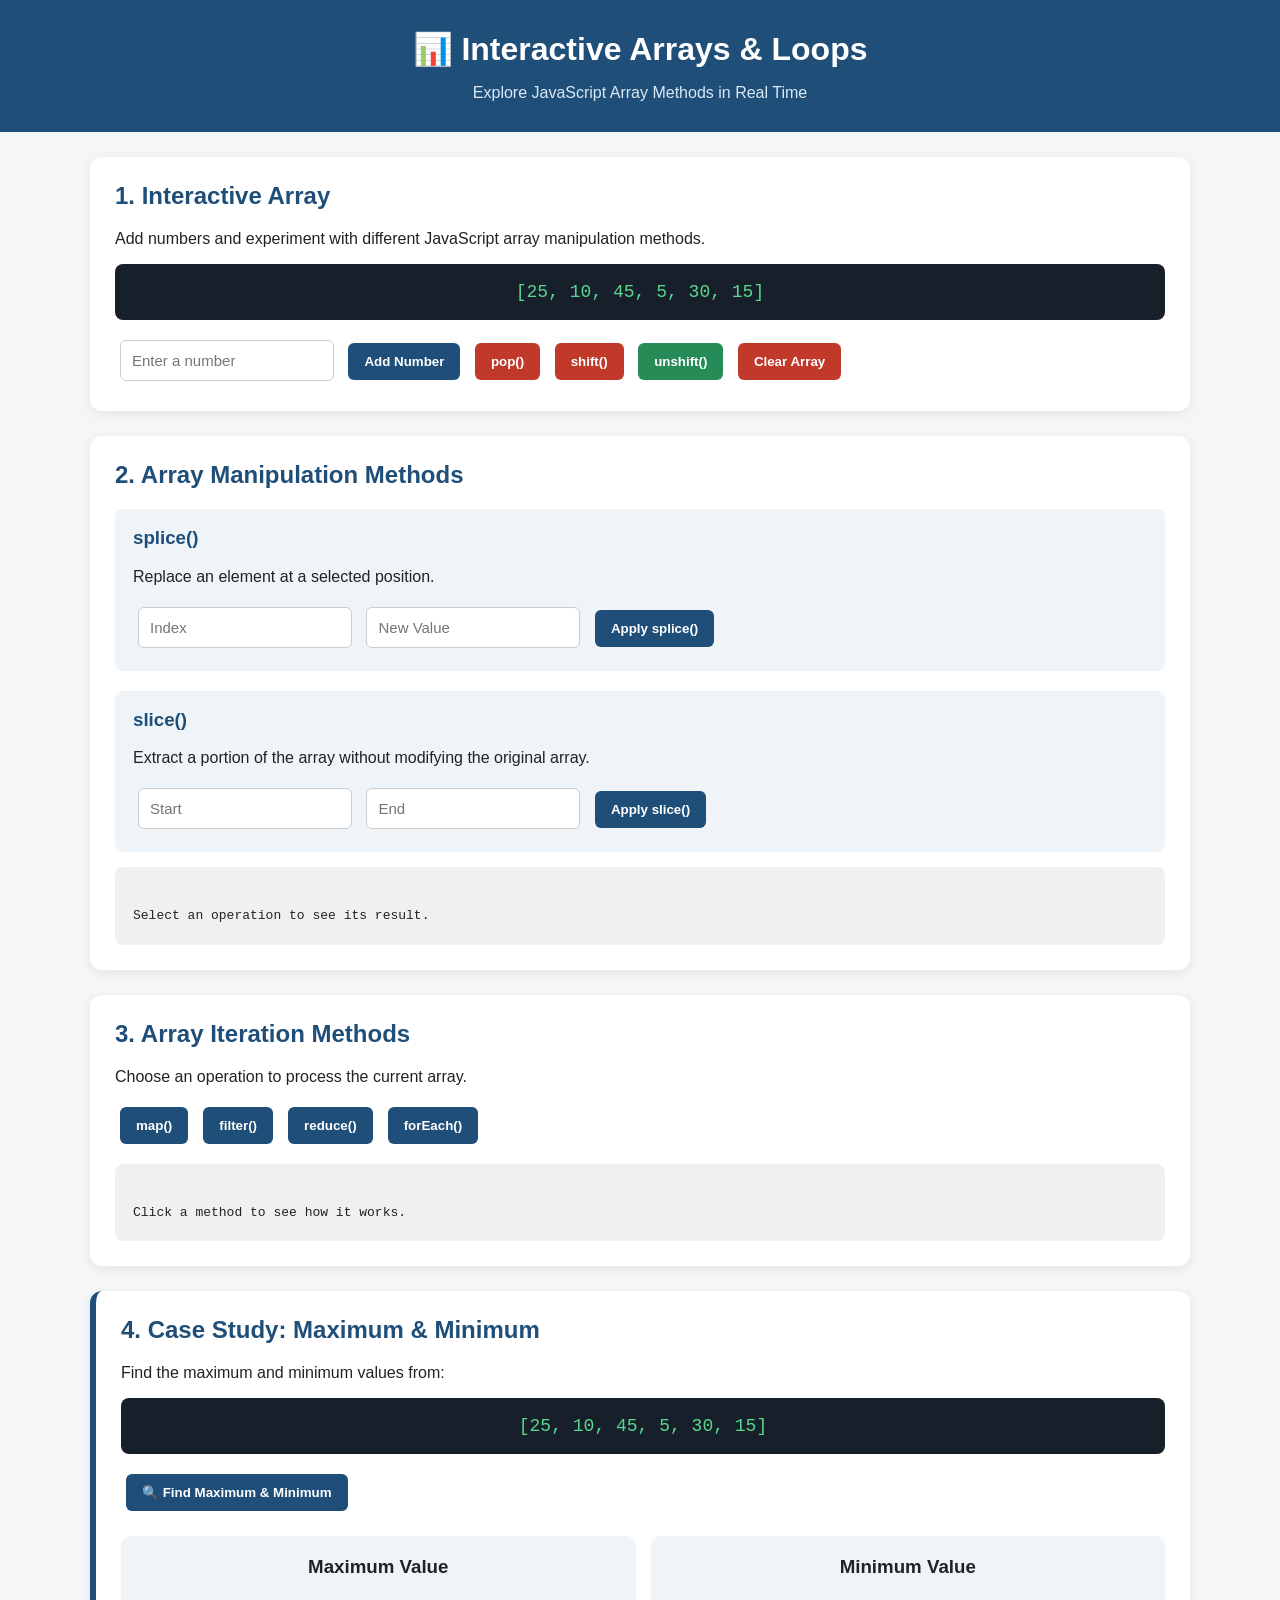
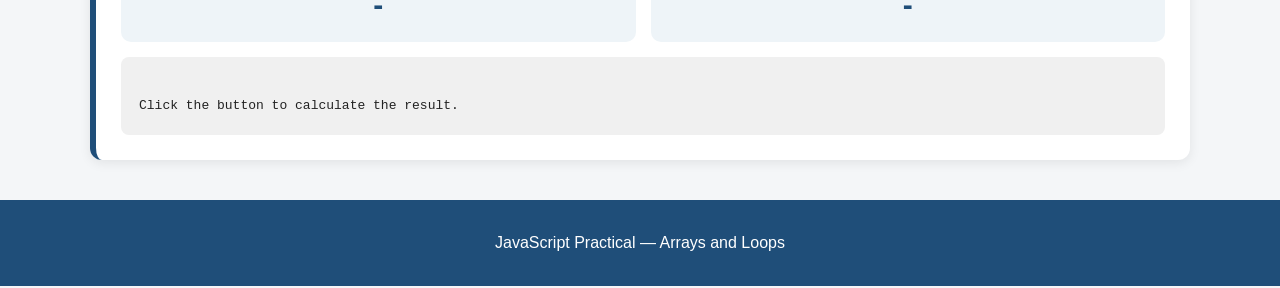
<file: Case Study/Case Study 5/index.html>
<!DOCTYPE html>
<html lang="en">
<head>
    <meta charset="UTF-8">
    <meta name="viewport" content="width=device-width, initial-scale=1.0">
    <title>Interactive Arrays & Loops</title>
    <link rel="stylesheet" href="style.css">
</head>
<body>
    <header>
        <h1>📊 Interactive Arrays & Loops</h1>
        <p>Explore JavaScript Array Methods in Real Time</p>
    </header>
    <main class="container">
        <section class="section">
            <h2>1. Interactive Array</h2>
            <p>
                Add numbers and experiment with different
                JavaScript array manipulation methods.
            </p>
            <div id="mainArray" class="array-display"></div>
            <input
                type="number"
                id="numberInput"
                placeholder="Enter a number"
            >
            <button onclick="addNumber()">
                Add Number
            </button>
            <button onclick="removeLast()" class="danger">
                pop()
            </button>
            <button onclick="removeFirst()" class="danger">
                shift()
            </button>
            <button onclick="addBeginning()" class="green">
                unshift()
            </button>
            <button onclick="clearArray()" class="danger">
                Clear Array
            </button>
        </section>
        <section class="section">
            <h2>2. Array Manipulation Methods</h2>
            <div class="operation-box">
                <h3>splice()</h3>
                <p>
                    Replace an element at a selected position.
                </p>
                <input
                    type="number"
                    id="spliceIndex"
                    placeholder="Index"
                    min="0"
                >
                <input
                    type="number"
                    id="spliceValue"
                    placeholder="New Value"
                >
                <button onclick="spliceArray()">
                    Apply splice()
                </button>
            </div>
            <div class="operation-box">
                <h3>slice()</h3>
                <p>
                    Extract a portion of the array without
                    modifying the original array.
                </p>
                <input
                    type="number"
                    id="sliceStart"
                    placeholder="Start"
                    min="0"
                >
                <input
                    type="number"
                    id="sliceEnd"
                    placeholder="End"
                    min="0"
                >
                <button onclick="sliceArray()">
                    Apply slice()
                </button>
            </div>
            <div id="manipulationOutput" class="output">
                Select an operation to see its result.
            </div>
        </section>
        <section class="section">
            <h2>3. Array Iteration Methods</h2>
            <p>
                Choose an operation to process the current array.
            </p>
            <div class="method-buttons">
                <button onclick="runMap()">
                    map()
                </button>
                <button onclick="runFilter()">
                    filter()
                </button>
                <button onclick="runReduce()">
                    reduce()
                </button>
                <button onclick="runForEach()">
                    forEach()
                </button>
            </div>
            <div id="iterationOutput" class="output">
                Click a method to see how it works.
            </div>
        </section>
        <section class="section case-study">
            <h2>4. Case Study: Maximum & Minimum</h2>
            <p>
                Find the maximum and minimum values from:
            </p>
            <div class="array-display">
                [25, 10, 45, 5, 30, 15]
            </div>
            <button onclick="runCaseStudy()">
                🔍 Find Maximum & Minimum
            </button>
            <div class="result-grid">
                <div class="result-card">
                    <h3>Maximum Value</h3>
                    <strong id="maximum">-</strong>
                </div>
                <div class="result-card">
                    <h3>Minimum Value</h3>
                    <strong id="minimum">-</strong>
                </div>
            </div>
            <div id="caseStudyOutput" class="output">
                Click the button to calculate the result.
            </div>
        </section>
    </main>
    <footer>
        <p>
            JavaScript Practical — Arrays and Loops
        </p>
    </footer>
    <script src="script.js"></script>
</body>
</html>
</file>
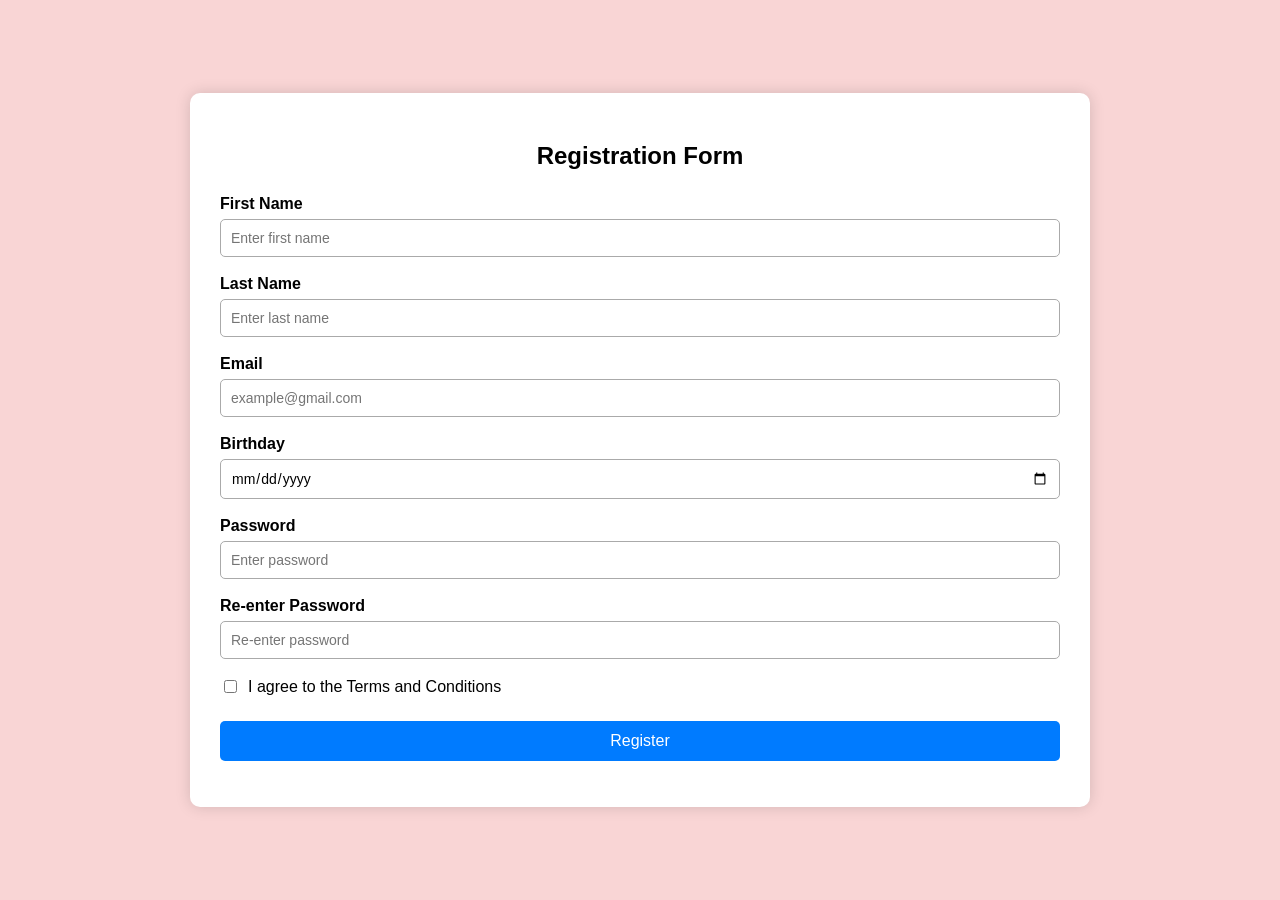
<file: Case Study/Case Study 7/index.html>
<!DOCTYPE html>
<html lang="en">
<head>
    <meta charset="UTF-8">
    <meta name="viewport" content="width=device-width, initial-scale=1.0">
    <title>Registration Form</title>
    <link rel="stylesheet" href="style.css">
</head>
<body>
    <div class="form-container">
        <h2>Registration Form</h2>
        <form id="registrationForm">
            <div class="form-group">
                <label for="firstName">First Name</label>
                <input type="text" id="firstName" placeholder="Enter first name">
                <span class="error" id="firstNameError"></span>
            </div>
            <div class="form-group">
                <label for="lastName">Last Name</label>
                <input type="text" id="lastName" placeholder="Enter last name">
                <span class="error" id="lastNameError"></span>
            </div>
            <div class="form-group">
                <label for="email">Email</label>
                <input type="text" id="email" placeholder="example@gmail.com">
                <span class="error" id="emailError"></span>
            </div>
            <div class="form-group">
                <label for="birthday">Birthday</label>
                <input type="date" id="birthday">
                <span class="error" id="birthdayError"></span>
            </div>
            <div class="form-group">
                <label for="password">Password</label>
                <input type="password" id="password" placeholder="Enter password">
                <span class="error" id="passwordError"></span>
            </div>
            <div class="form-group">
                <label for="rePassword">Re-enter Password</label>
                <input type="password" id="rePassword" placeholder="Re-enter password">
                <span class="error" id="rePasswordError"></span>
            </div>
            <div class="terms">
                <input type="checkbox" id="terms">
                <label for="terms">
                    I agree to the Terms and Conditions
                </label>
            </div>
            <span class="error" id="termsError"></span>
            <button type="submit">Register</button>
            <p id="successMessage"></p>
        </form>
    </div>
    <script src="script.js"></script>
</body>
</html>
</file>
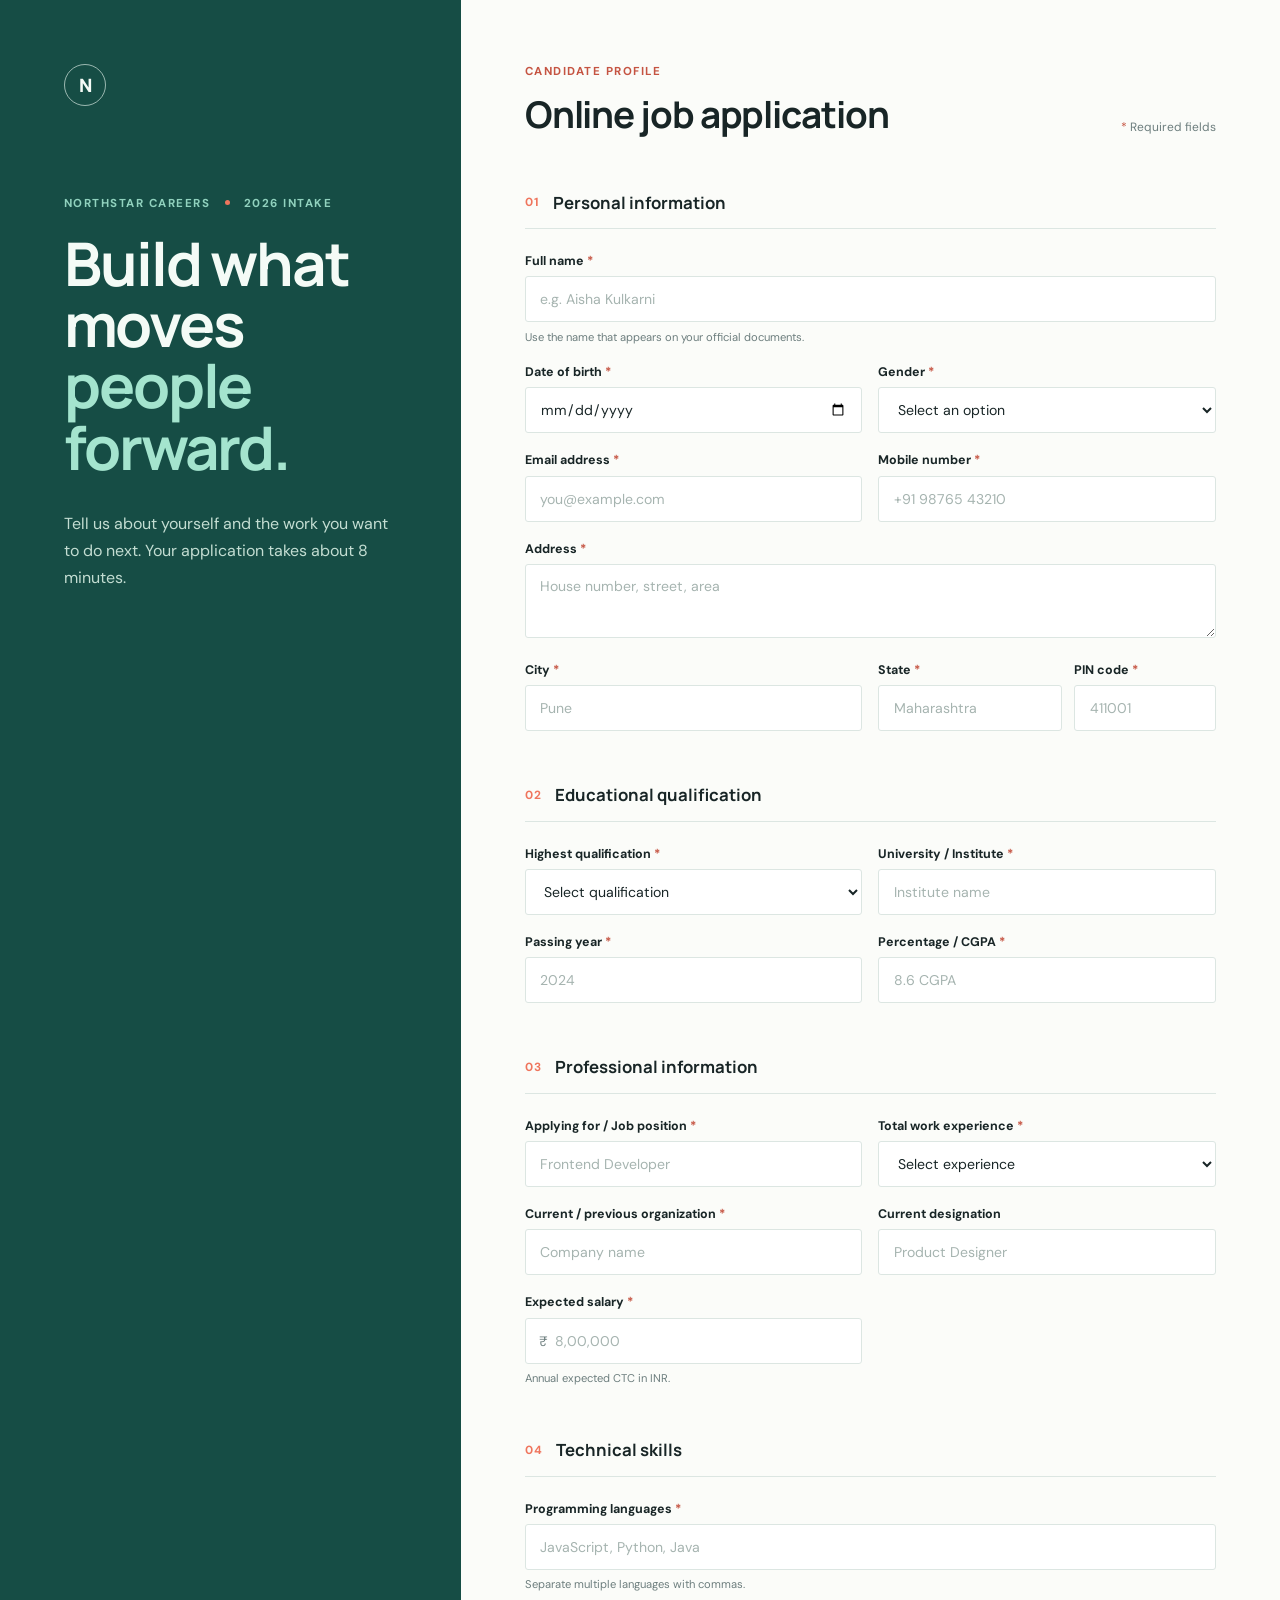
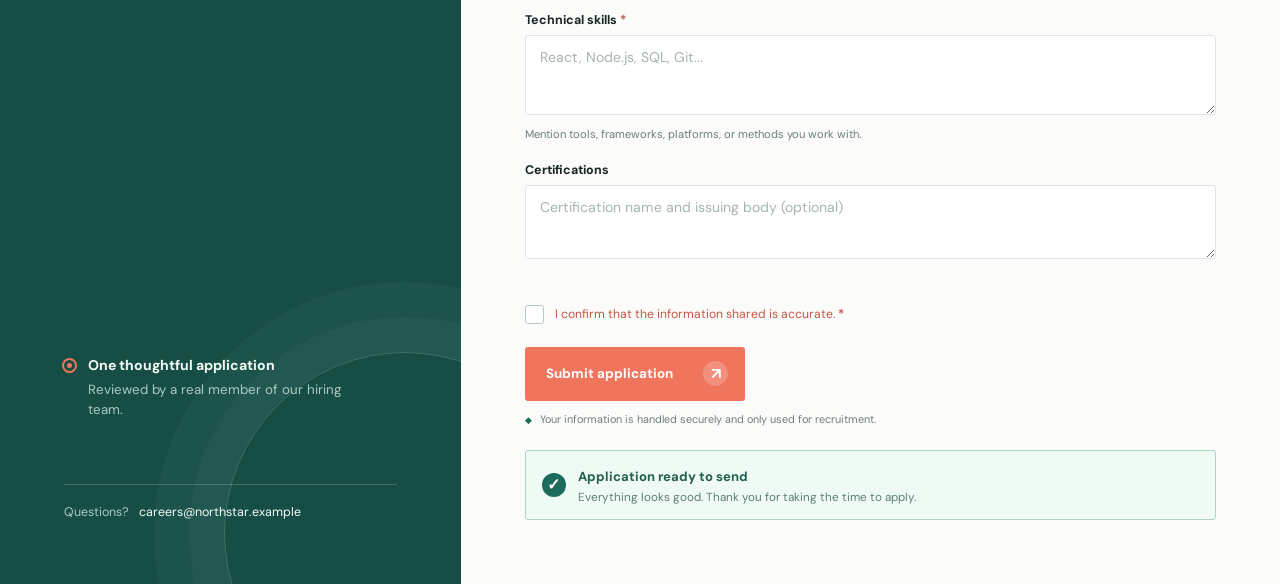
<file: Case Study/Case Study 8/index.html>
<!DOCTYPE html>
<html lang="en">
<head>
  <meta charset="UTF-8">
  <meta name="viewport" content="width=device-width, initial-scale=1.0">
  <meta name="description" content="Online job application form with live input validation.">
  <title>Apply | Northstar Careers</title>
  <link rel="preconnect" href="https://fonts.googleapis.com">
  <link rel="preconnect" href="https://fonts.gstatic.com" crossorigin>
  <link href="https://fonts.googleapis.com/css2?family=DM+Sans:wght@400;500;600;700&family=Manrope:wght@600;700;800&display=swap" rel="stylesheet">
  <link rel="stylesheet" href="styles.css">
  <script defer src="script.js"></script>
</head>
<body>
  <main class="page-shell">
    <section class="intro-panel" aria-labelledby="page-title">
      <div class="brand-mark" aria-hidden="true">N</div>
      <p class="eyebrow">Northstar Careers <span></span> 2026 intake</p>
      <h1 id="page-title">Build what moves<br><em>people forward.</em></h1>
      <p class="intro-copy">Tell us about yourself and the work you want to do next. Your application takes about 8 minutes.</p>
      <div class="process-note">
        <span class="process-dot"></span>
        <div>
          <strong>One thoughtful application</strong>
          <small>Reviewed by a real member of our hiring team.</small>
        </div>
      </div>
      <div class="intro-footer">
        <span>Questions?</span>
        <a href="mailto:careers@northstar.example">careers@northstar.example</a>
      </div>
    </section>

    <section class="form-panel" aria-labelledby="form-title">
      <div class="form-heading">
        <div>
          <p class="section-kicker">Candidate profile</p>
          <h2 id="form-title">Online job application</h2>
        </div>
        <p class="required-note"><span>*</span> Required fields</p>
      </div>

      <form id="applicationForm" novalidate>
        <fieldset>
          <legend><span class="legend-number">01</span> Personal information</legend>
          <div class="form-grid two-columns">
            <div class="field wide-field">
              <label for="fullName">Full name <span>*</span></label>
              <input id="fullName" name="fullName" type="text" autocomplete="name" placeholder="e.g. Aisha Kulkarni" required minlength="2">
              <p class="field-hint">Use the name that appears on your official documents.</p>
              <p class="error-message" id="fullNameError" aria-live="polite"></p>
            </div>
            <div class="field">
              <label for="dateOfBirth">Date of birth <span>*</span></label>
              <input id="dateOfBirth" name="dateOfBirth" type="date" autocomplete="bday" required>
              <p class="error-message" id="dateOfBirthError" aria-live="polite"></p>
            </div>
            <div class="field">
              <label for="gender">Gender <span>*</span></label>
              <select id="gender" name="gender" required>
                <option value="">Select an option</option>
                <option>Female</option>
                <option>Male</option>
                <option>Non-binary</option>
                <option>Prefer not to say</option>
              </select>
              <p class="error-message" id="genderError" aria-live="polite"></p>
            </div>
            <div class="field">
              <label for="email">Email address <span>*</span></label>
              <input id="email" name="email" type="email" autocomplete="email" placeholder="you@example.com" required>
              <p class="error-message" id="emailError" aria-live="polite"></p>
            </div>
            <div class="field">
              <label for="mobile">Mobile number <span>*</span></label>
              <input id="mobile" name="mobile" type="tel" autocomplete="tel" inputmode="tel" placeholder="+91 98765 43210" required>
              <p class="error-message" id="mobileError" aria-live="polite"></p>
            </div>
            <div class="field wide-field">
              <label for="address">Address <span>*</span></label>
              <textarea id="address" name="address" autocomplete="street-address" rows="2" placeholder="House number, street, area" required minlength="8"></textarea>
              <p class="error-message" id="addressError" aria-live="polite"></p>
            </div>
            <div class="field">
              <label for="city">City <span>*</span></label>
              <input id="city" name="city" type="text" autocomplete="address-level2" placeholder="Pune" required>
              <p class="error-message" id="cityError" aria-live="polite"></p>
            </div>
            <div class="field compact-fields">
              <div>
                <label for="state">State <span>*</span></label>
                <input id="state" name="state" type="text" autocomplete="address-level1" placeholder="Maharashtra" required>
                <p class="error-message" id="stateError" aria-live="polite"></p>
              </div>
              <div>
                <label for="pinCode">PIN code <span>*</span></label>
                <input id="pinCode" name="pinCode" type="text" autocomplete="postal-code" inputmode="numeric" placeholder="411001" required>
                <p class="error-message" id="pinCodeError" aria-live="polite"></p>
              </div>
            </div>
          </div>
        </fieldset>

        <fieldset>
          <legend><span class="legend-number">02</span> Educational qualification</legend>
          <div class="form-grid two-columns">
            <div class="field">
              <label for="qualification">Highest qualification <span>*</span></label>
              <select id="qualification" name="qualification" required>
                <option value="">Select qualification</option>
                <option>Higher secondary</option>
                <option>Diploma</option>
                <option>Bachelor's degree</option>
                <option>Master's degree</option>
                <option>Doctorate</option>
                <option>Other</option>
              </select>
              <p class="error-message" id="qualificationError" aria-live="polite"></p>
            </div>
            <div class="field">
              <label for="institute">University / Institute <span>*</span></label>
              <input id="institute" name="institute" type="text" placeholder="Institute name" required minlength="2">
              <p class="error-message" id="instituteError" aria-live="polite"></p>
            </div>
            <div class="field">
              <label for="passingYear">Passing year <span>*</span></label>
              <input id="passingYear" name="passingYear" type="number" inputmode="numeric" placeholder="2024" required>
              <p class="error-message" id="passingYearError" aria-live="polite"></p>
            </div>
            <div class="field">
              <label for="score">Percentage / CGPA <span>*</span></label>
              <input id="score" name="score" type="text" inputmode="decimal" placeholder="8.6 CGPA" required>
              <p class="error-message" id="scoreError" aria-live="polite"></p>
            </div>
          </div>
        </fieldset>

        <fieldset>
          <legend><span class="legend-number">03</span> Professional information</legend>
          <div class="form-grid two-columns">
            <div class="field">
              <label for="jobPosition">Applying for / Job position <span>*</span></label>
              <input id="jobPosition" name="jobPosition" type="text" placeholder="Frontend Developer" required minlength="2">
              <p class="error-message" id="jobPositionError" aria-live="polite"></p>
            </div>
            <div class="field">
              <label for="experience">Total work experience <span>*</span></label>
              <select id="experience" name="experience" required>
                <option value="">Select experience</option>
                <option>Fresher</option>
                <option>Less than 1 year</option>
                <option>1–3 years</option>
                <option>3–5 years</option>
                <option>5–8 years</option>
                <option>8+ years</option>
              </select>
              <p class="error-message" id="experienceError" aria-live="polite"></p>
            </div>
            <div class="field">
              <label for="organization">Current / previous organization <span>*</span></label>
              <input id="organization" name="organization" type="text" placeholder="Company name" required minlength="2">
              <p class="error-message" id="organizationError" aria-live="polite"></p>
            </div>
            <div class="field">
              <label for="designation">Current designation</label>
              <input id="designation" name="designation" type="text" placeholder="Product Designer">
              <p class="error-message" id="designationError" aria-live="polite"></p>
            </div>
            <div class="field">
              <label for="salary">Expected salary <span>*</span></label>
              <div class="input-with-prefix"><span>₹</span><input id="salary" name="salary" type="number" min="0" step="1000" inputmode="numeric" placeholder="8,00,000" required></div>
              <p class="field-hint">Annual expected CTC in INR.</p>
              <p class="error-message" id="salaryError" aria-live="polite"></p>
            </div>
          </div>
        </fieldset>

        <fieldset>
          <legend><span class="legend-number">04</span> Technical skills</legend>
          <div class="form-grid two-columns">
            <div class="field wide-field">
              <label for="languages">Programming languages <span>*</span></label>
              <input id="languages" name="languages" type="text" placeholder="JavaScript, Python, Java" required minlength="2">
              <p class="field-hint">Separate multiple languages with commas.</p>
              <p class="error-message" id="languagesError" aria-live="polite"></p>
            </div>
            <div class="field wide-field">
              <label for="technicalSkills">Technical skills <span>*</span></label>
              <textarea id="technicalSkills" name="technicalSkills" rows="3" placeholder="React, Node.js, SQL, Git..." required minlength="2"></textarea>
              <p class="field-hint">Mention tools, frameworks, platforms, or methods you work with.</p>
              <p class="error-message" id="technicalSkillsError" aria-live="polite"></p>
            </div>
            <div class="field wide-field">
              <label for="certifications">Certifications</label>
              <textarea id="certifications" name="certifications" rows="2" placeholder="Certification name and issuing body (optional)"></textarea>
              <p class="error-message" id="certificationsError" aria-live="polite"></p>
            </div>
          </div>
        </fieldset>

        <div class="form-actions">
          <label class="consent-check"><input id="consent" name="consent" type="checkbox" required><span class="custom-check" aria-hidden="true"></span><span>I confirm that the information shared is accurate. <b>*</b></span></label>
          <p class="error-message consent-error" id="consentError" aria-live="polite"></p>
          <button type="submit"><span>Submit application</span><span class="button-arrow" aria-hidden="true">↗</span></button>
          <p class="secure-note"><span aria-hidden="true">◆</span> Your information is handled securely and only used for recruitment.</p>
        </div>
        <div class="success-message" id="successMessage" role="status" aria-live="polite" hidden>
          <span class="success-icon" aria-hidden="true">✓</span>
          <div><strong>Application ready to send</strong><p>Everything looks good. Thank you for taking the time to apply.</p></div>
        </div>
      </form>
    </section>
  </main>
</body>
</html>
</file>
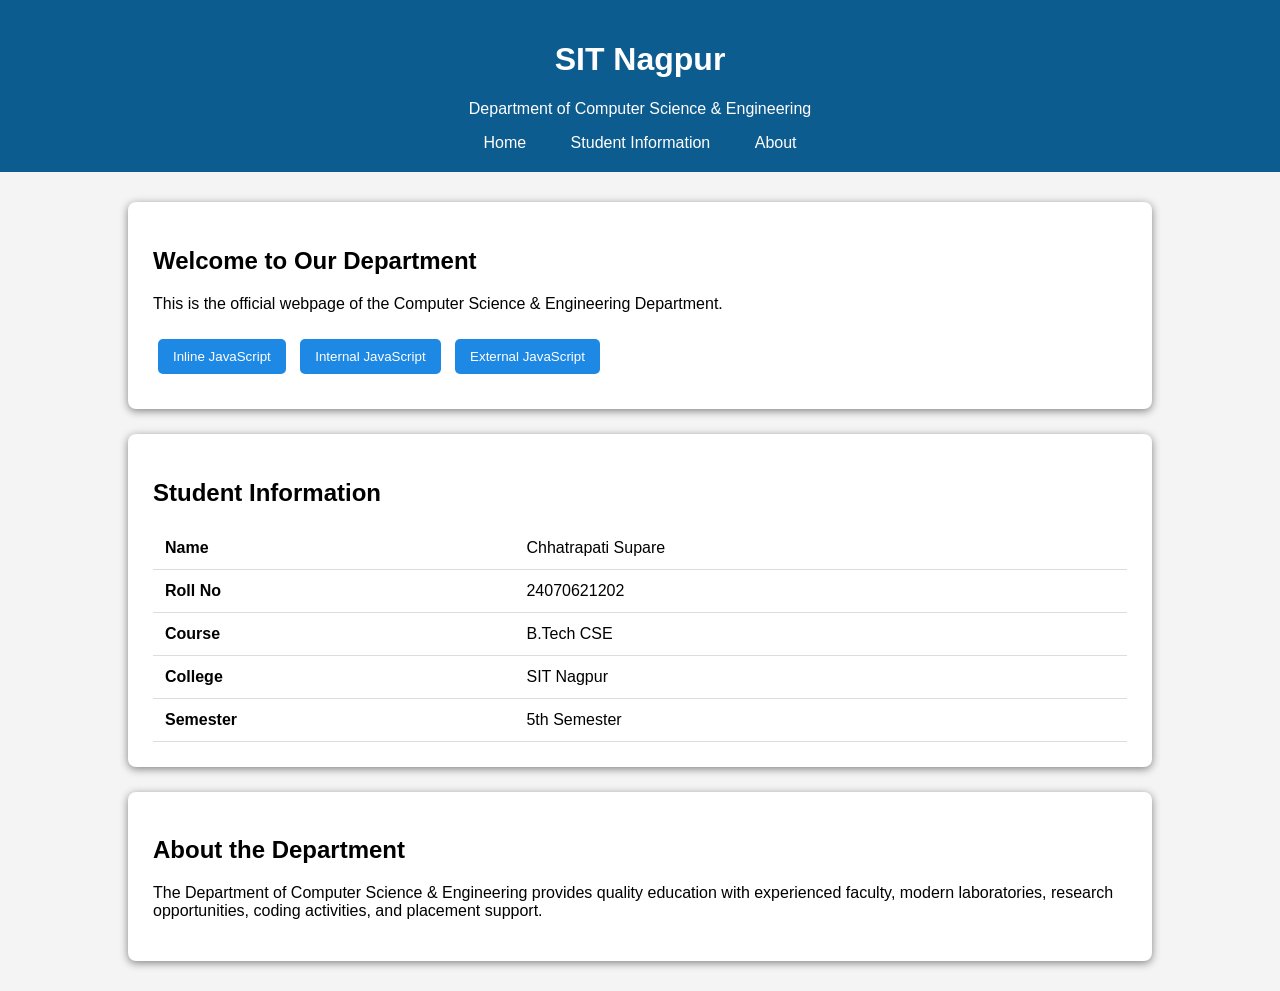
<file: Experiment/Experiment No.1/index.html>
<!DOCTYPE html>
<html lang="en">
<head>
    <meta charset="UTF-8">
    <title>SIT Nagpur - CSE Department</title>

    <!-- External CSS -->
    <link rel="stylesheet" href="style.css">

    <!-- Internal JavaScript -->
    <script>
        function showInternal() {
            console.log("Internal JavaScript Executed");
            console.info("Welcome to SIT Nagpur");
            alert("Internal JavaScript Button Clicked!");
        }
    </script>
</head>
<body>

    <header>
        <h1>SIT Nagpur</h1>
        <p>Department of Computer Science & Engineering</p>

        <nav>
            <a href="#">Home</a>
            <a href="#">Student Information</a>
            <a href="#">About</a>
        </nav>
    </header>

    <div class="container">

        <div class="card">
            <h2>Welcome to Our Department</h2>
            <p>This is the official webpage of the Computer Science & Engineering Department.</p>

            <!-- Inline JavaScript -->
            <button onclick="alert('Inline JavaScript Executed!'); console.log('Inline JS');">
                Inline JavaScript
            </button>

            <button onclick="showInternal()">
                Internal JavaScript
            </button>

            <button onclick="showExternal()">
                External JavaScript
            </button>
        </div>

        <div class="card">
            <h2>Student Information</h2>

            <table>
                <tr>
                    <td><b>Name</b></td>
                    <td>Chhatrapati Supare</td>
                </tr>

                <tr>
                    <td><b>Roll No</b></td>
                    <td>24070621202</td>
                </tr>

                <tr>
                    <td><b>Course</b></td>
                    <td>B.Tech CSE</td>
                </tr>

                <tr>
                    <td><b>College</b></td>
                    <td>SIT Nagpur</td>
                </tr>

                <tr>
                    <td><b>Semester</b></td>
                    <td>5th Semester</td>
                </tr>
            </table>
        </div>

        <div class="card">
            <h2>About the Department</h2>

            <p>
                The Department of Computer Science & Engineering provides
                quality education with experienced faculty, modern
                laboratories, research opportunities, coding activities,
                and placement support.
            </p>
        </div>

    </div>

    <!-- External JavaScript -->
    <script src="script.js"></script>

</body>
</html>
</file>
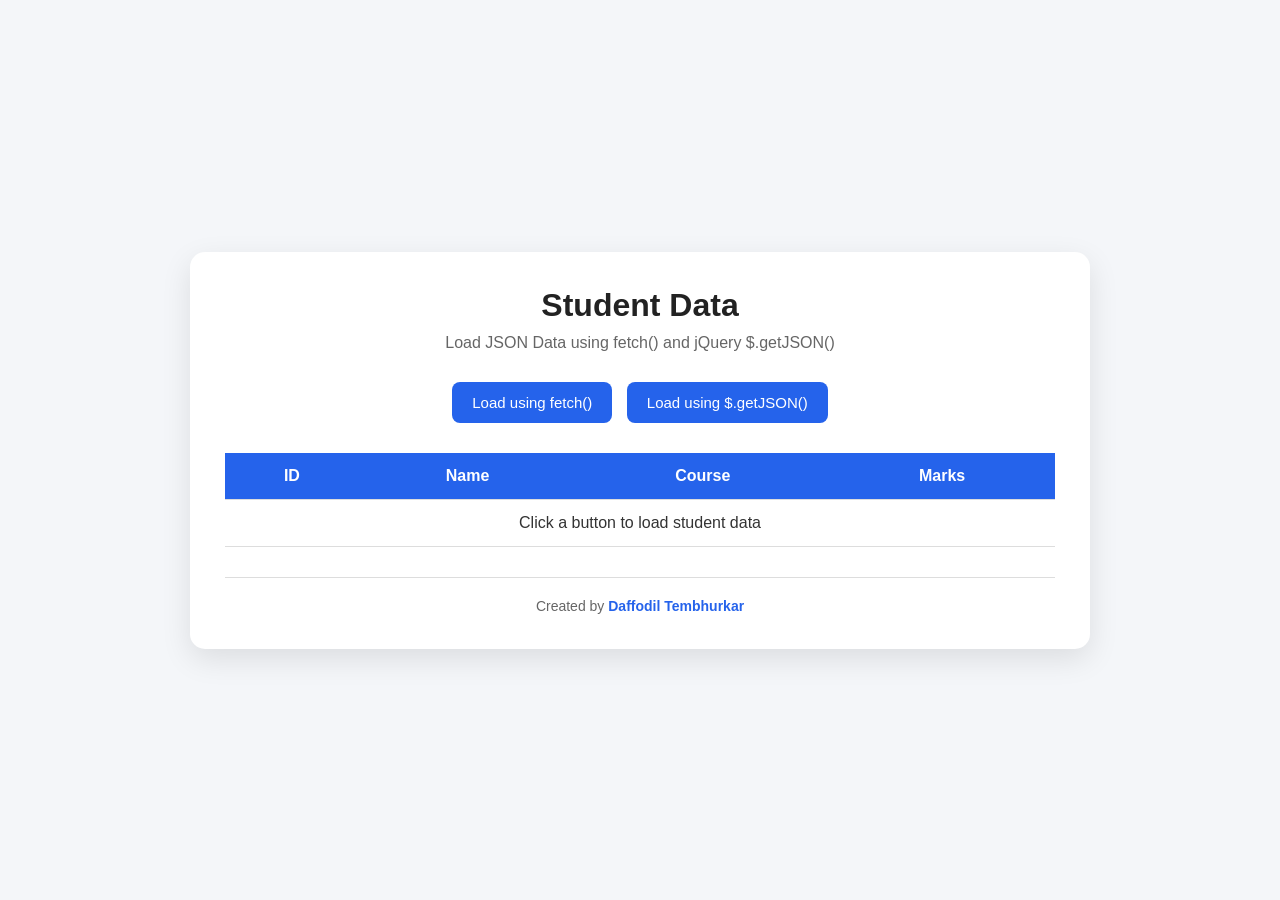
<file: Experiment/Experiment No.10/index.html>
<!DOCTYPE html>
<html lang="en">

<head>
    <meta charset="UTF-8">
    <meta name="viewport" content="width=device-width, initial-scale=1.0">

    <title>JSON Data Loader - Daffofil Tembhurkar</title>

    <link rel="stylesheet" href="style.css">

    <script src="https://code.jquery.com/jquery-3.7.1.min.js"></script>
</head>

<body>

    <div class="container">

        <h1>Student Data</h1>

        <p class="subtitle">
            Load JSON Data using fetch() and jQuery $.getJSON()
        </p>

        <div class="buttons">

            <button onclick="loadUsingFetch()">
                Load using fetch()
            </button>

            <button onclick="loadUsingJQuery()">
                Load using $.getJSON()
            </button>

        </div>

        <div class="table-container">

            <table>

                <thead>
                    <tr>
                        <th>ID</th>
                        <th>Name</th>
                        <th>Course</th>
                        <th>Marks</th>
                    </tr>
                </thead>

                <tbody id="tableBody">
                    <tr>
                        <td colspan="4">
                            Click a button to load student data
                        </td>
                    </tr>
                </tbody>

            </table>

        </div>

        <footer>
            Created by <strong>Daffodil Tembhurkar</strong>
        </footer>

    </div>

    <script src="script.js"></script>

</body>

</html>
</file>
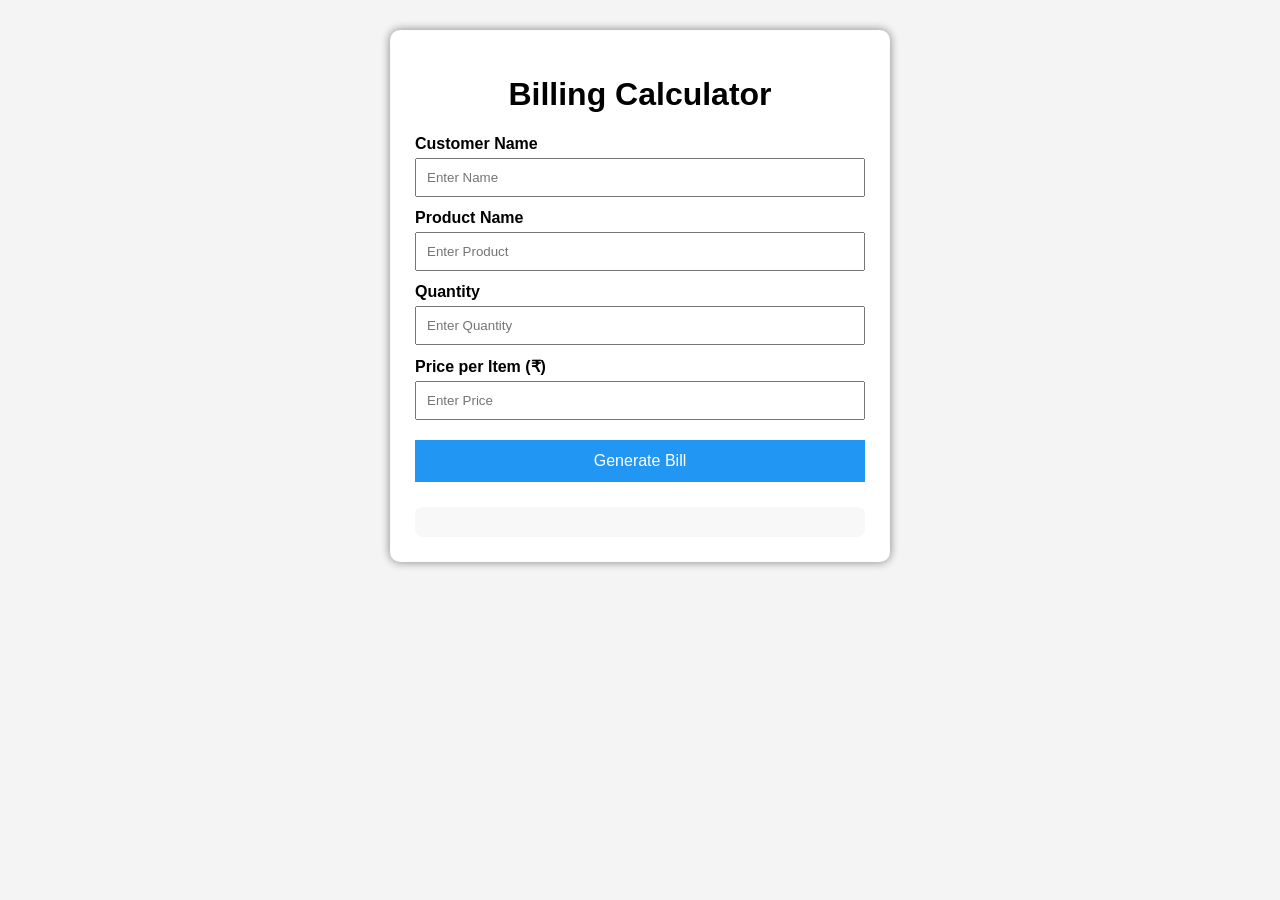
<file: Experiment/Experiment No.2/index.html>
<!DOCTYPE html>
<html lang="en">
<head>
    <meta charset="UTF-8">
    <title>Billing Calculator</title>
    <link rel="stylesheet" href="style.css">
</head>
<body>

<div class="container">

    <h1>Billing Calculator</h1>

    <label>Customer Name</label>
    <input type="text" id="customer" placeholder="Enter Name">

    <label>Product Name</label>
    <input type="text" id="product" placeholder="Enter Product">

    <label>Quantity</label>
    <input type="number" id="qty" placeholder="Enter Quantity">

    <label>Price per Item (₹)</label>
    <input type="number" id="price" placeholder="Enter Price">

    <button onclick="generateBill()">Generate Bill</button>

    <div id="result"></div>

</div>

<script src="script.js"></script>

</body>
</html>
</file>
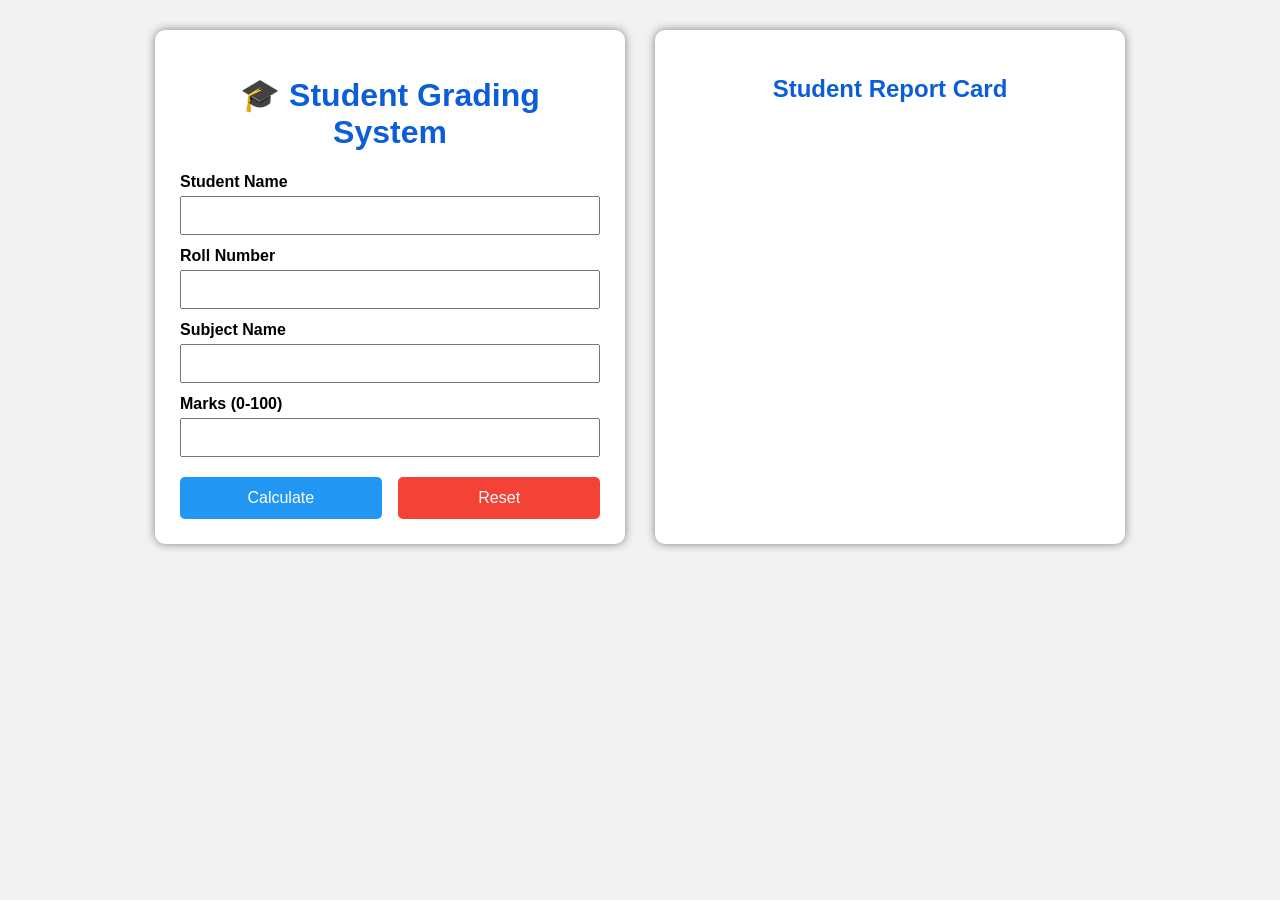
<file: Experiment/Experiment No.3/index.html>
<!DOCTYPE html>
<html lang="en">
<head>
<meta charset="UTF-8">
<title>Student Grading System</title>
<link rel="stylesheet" href="style.css">
</head>
<body>

<div class="container">

<div class="form-box">
<h1>🎓 Student Grading System</h1>

<label>Student Name</label>
<input type="text" id="name">

<label>Roll Number</label>
<input type="text" id="roll">

<label>Subject Name</label>
<input type="text" id="subject">

<label>Marks (0-100)</label>
<input type="number" id="marks">

<div class="buttons">
<button onclick="calculateGrade()">Calculate</button>
<button type="reset" onclick="location.reload()">Reset</button>
</div>

</div>

<div class="report-box">
<h2>Student Report Card</h2>
<div id="result"></div>
</div>

</div>

<script src="script.js"></script>

</body>
</html>
</file>
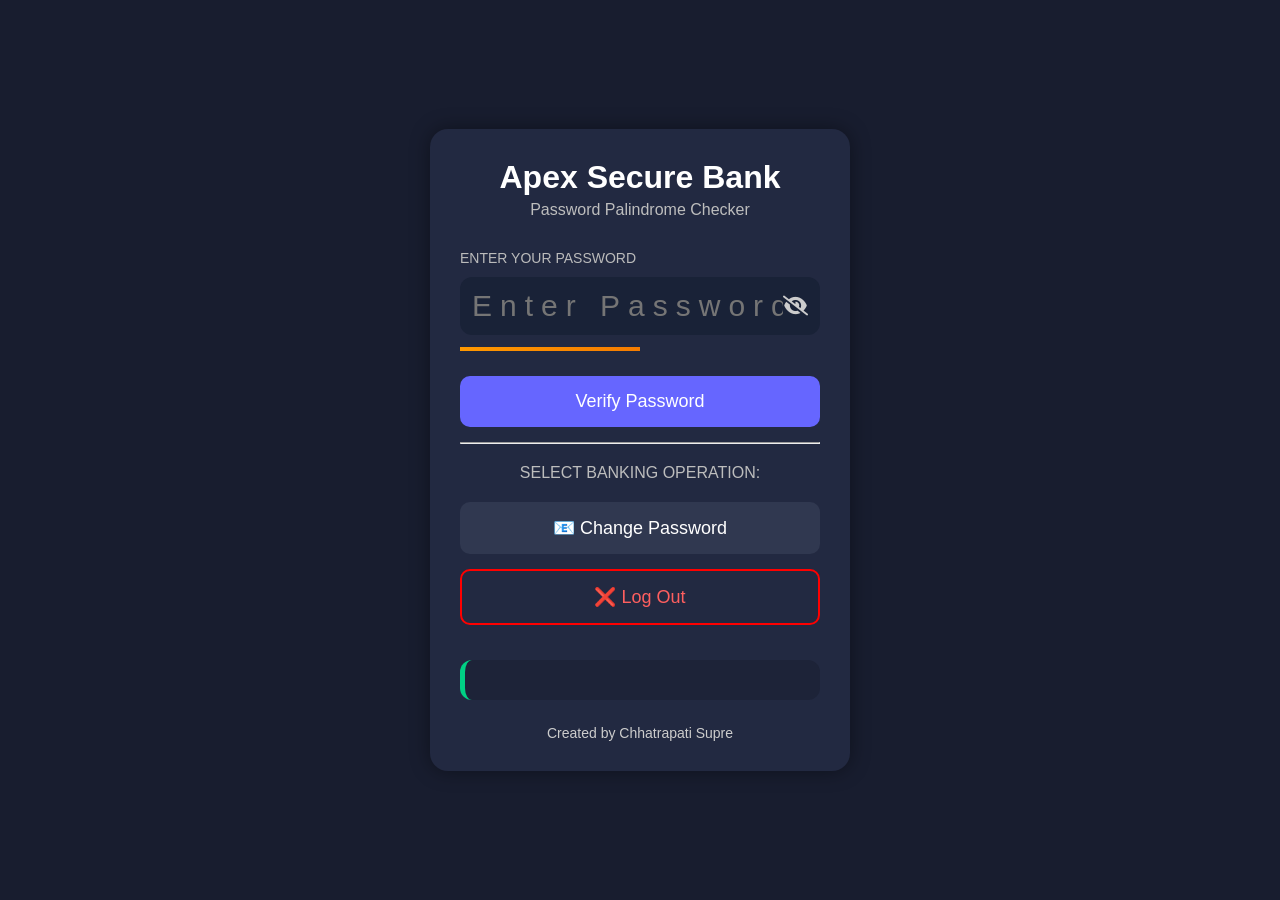
<file: Experiment/Experiment No.4/index.html>
<!DOCTYPE html>
<html lang="en">
<head>
<meta charset="UTF-8">
<meta name="viewport" content="width=device-width, initial-scale=1.0">
<title>Apex Secure Bank</title>

<link rel="stylesheet" href="style.css">

<link rel="stylesheet"
href="https://cdnjs.cloudflare.com/ajax/libs/font-awesome/6.5.2/css/all.min.css">

</head>

<body>

<div class="container">

<h1>Apex Secure Bank</h1>
<p class="subtitle">Password Palindrome Checker</p>

<label>ENTER YOUR PASSWORD</label>

<div class="inputBox">

<input
type="password"
id="password"
placeholder="Enter Password">

<i class="fa-solid fa-eye-slash" id="toggle"></i>

</div>

<div class="line"></div>

<button id="verifyBtn">
Verify Password
</button>

<hr>

<p class="operation">SELECT BANKING OPERATION:</p>

<button class="changeBtn">
📧 Change Password
</button>

<button class="logoutBtn">
❌ Log Out
</button>

<div id="result" class="result"></div>

<footer>
Created by Chhatrapati Supre
</footer>

</div>

<script src="script.js"></script>

</body>
</html>
</file>
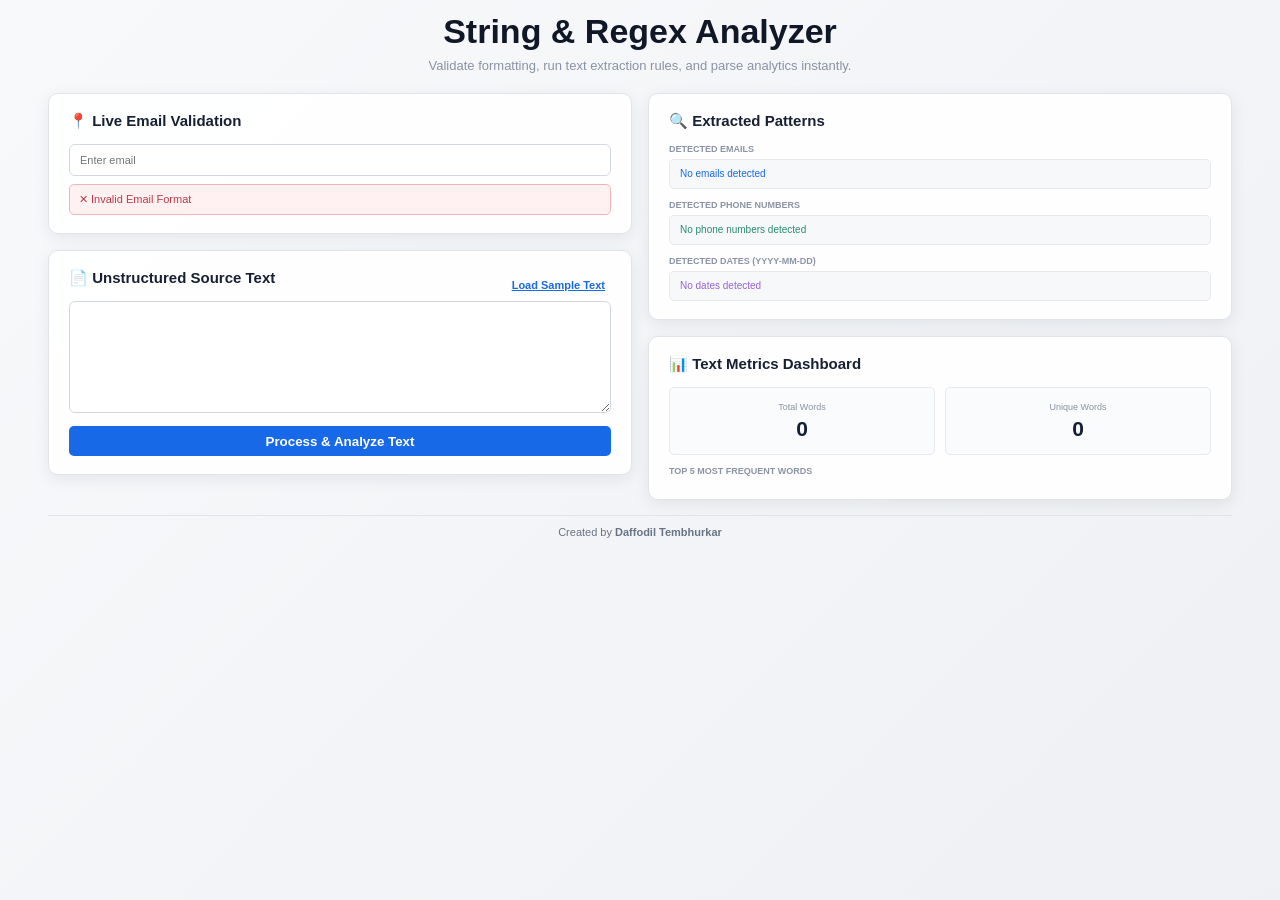
<file: Experiment/Experiment No.6/index.html>
<!DOCTYPE html>
<html lang="en">
<head>
    <meta charset="UTF-8">
    <meta name="viewport" content="width=device-width, initial-scale=1.0">
    <title>String & Regex Analyzer</title>
    <link rel="stylesheet" href="style.css">
</head>
<body>

<div class="container">

    <header>
        <h1>String &amp; Regex Analyzer</h1>
        <p>Validate formatting, run text extraction rules, and parse analytics instantly.</p>
    </header>

    <div class="dashboard">

        <div class="left-column">

            <section class="card">
                <h2>📍 Live Email Validation</h2>

                <input
                    id="emailInput"
                    type="text"
                    value=""
                    placeholder="Enter email"
                >

                <div id="emailStatus" class="status valid">
                    ✓ Structured Valid Email Format
                </div>
            </section>

            <section class="card source-card">

                <div class="section-title">
                    <h2>📄 Unstructured Source Text</h2>
                    <button id="sampleBtn" class="link-button">
                        Load Sample Text
                    </button>
                </div>

                <textarea id="sourceText"></textarea>

                <button id="processBtn" class="process-button">
                    Process &amp; Analyze Text
                </button>

            </section>

        </div>

        <div class="right-column">

            <section class="card extracted-card">
                <h2>🔍 Extracted Patterns</h2>

                <label>DETECTED EMAILS</label>
                <div id="emails" class="result-box emails">—</div>

                <label>DETECTED PHONE NUMBERS</label>
                <div id="phones" class="result-box phones">—</div>

                <label>DETECTED DATES (YYYY-MM-DD)</label>
                <div id="dates" class="result-box dates">—</div>
            </section>

            <section class="card metrics-card">
                <h2>📊 Text Metrics Dashboard</h2>

                <div class="metrics">

                    <div class="metric">
                        <span>Total Words</span>
                        <strong id="totalWords">0</strong>
                    </div>

                    <div class="metric">
                        <span>Unique Words</span>
                        <strong id="uniqueWords">0</strong>
                    </div>

                </div>

                <label>TOP 5 MOST FREQUENT WORDS</label>
                <div id="frequencyList" class="frequency-list"></div>

            </section>

        </div>

    </div>

    <footer>
        Created by <strong>Daffodil Tembhurkar</strong>
    </footer>

</div>

<script src="script.js"></script>
</body>
</html>
</file>
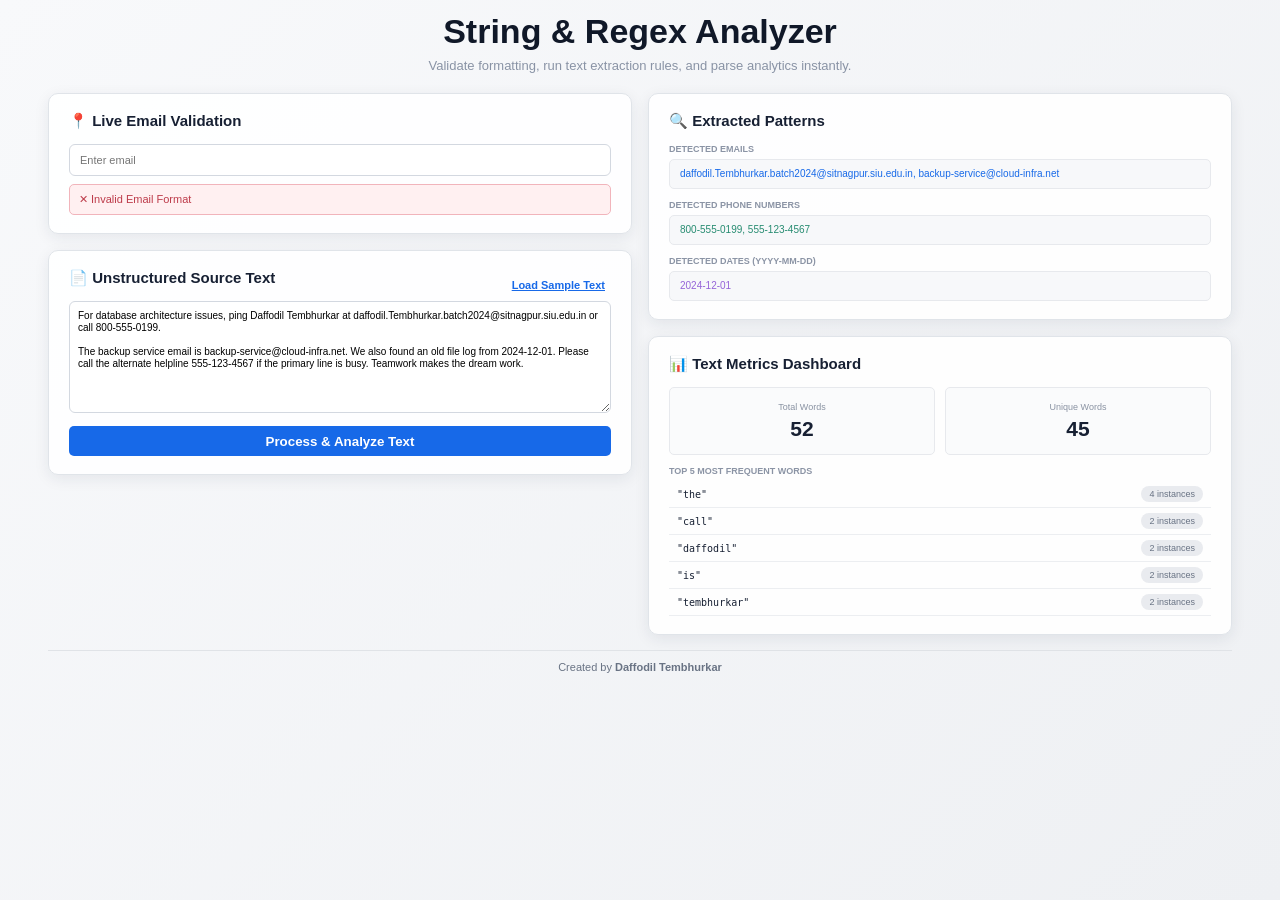
<file: Experiment/Experiment No.7/index.html>
<!DOCTYPE html>
<html lang="en">
<head>
    <meta charset="UTF-8">
    <meta name="viewport" content="width=device-width, initial-scale=1.0">
    <title>String & Regex Analyzer</title>
    <link rel="stylesheet" href="style.css">
</head>
<body>

<div class="container">

    <header>
        <h1>String &amp; Regex Analyzer</h1>
        <p>Validate formatting, run text extraction rules, and parse analytics instantly.</p>
    </header>

    <div class="dashboard">

        <div class="left-column">

            <section class="card">
                <h2>📍 Live Email Validation</h2>

                <input
                    id="emailInput"
                    type="text"
                    value=""
                    placeholder="Enter email"
                >

                <div id="emailStatus" class="status valid">
                    ✓ Structured Valid Email Format
                </div>
            </section>

            <section class="card source-card">

                <div class="section-title">
                    <h2>📄 Unstructured Source Text</h2>
                    <button id="sampleBtn" class="link-button">
                        Load Sample Text
                    </button>
                </div>

                <textarea id="sourceText">For database architecture issues, ping Daffodil Tembhurkar at daffodil.Tembhurkar.batch2024@sitnagpur.siu.edu.in or call 800-555-0199.

The backup service email is backup-service@cloud-infra.net. We also found an old file log from 2024-12-01. Please call the alternate helpline 555-123-4567 if the primary line is busy. Teamwork makes the dream work.</textarea>

                <button id="processBtn" class="process-button">
                    Process &amp; Analyze Text
                </button>

            </section>

        </div>

        <div class="right-column">

            <section class="card extracted-card">
                <h2>🔍 Extracted Patterns</h2>

                <label>DETECTED EMAILS</label>
                <div id="emails" class="result-box emails">—</div>

                <label>DETECTED PHONE NUMBERS</label>
                <div id="phones" class="result-box phones">—</div>

                <label>DETECTED DATES (YYYY-MM-DD)</label>
                <div id="dates" class="result-box dates">—</div>
            </section>

            <section class="card metrics-card">
                <h2>📊 Text Metrics Dashboard</h2>

                <div class="metrics">

                    <div class="metric">
                        <span>Total Words</span>
                        <strong id="totalWords">0</strong>
                    </div>

                    <div class="metric">
                        <span>Unique Words</span>
                        <strong id="uniqueWords">0</strong>
                    </div>

                </div>

                <label>TOP 5 MOST FREQUENT WORDS</label>
                <div id="frequencyList" class="frequency-list"></div>

            </section>

        </div>

    </div>

    <footer>
        Created by <strong>Daffodil Tembhurkar</strong>
    </footer>

</div>

<script src="script.js"></script>
</body>
</html>
</file>
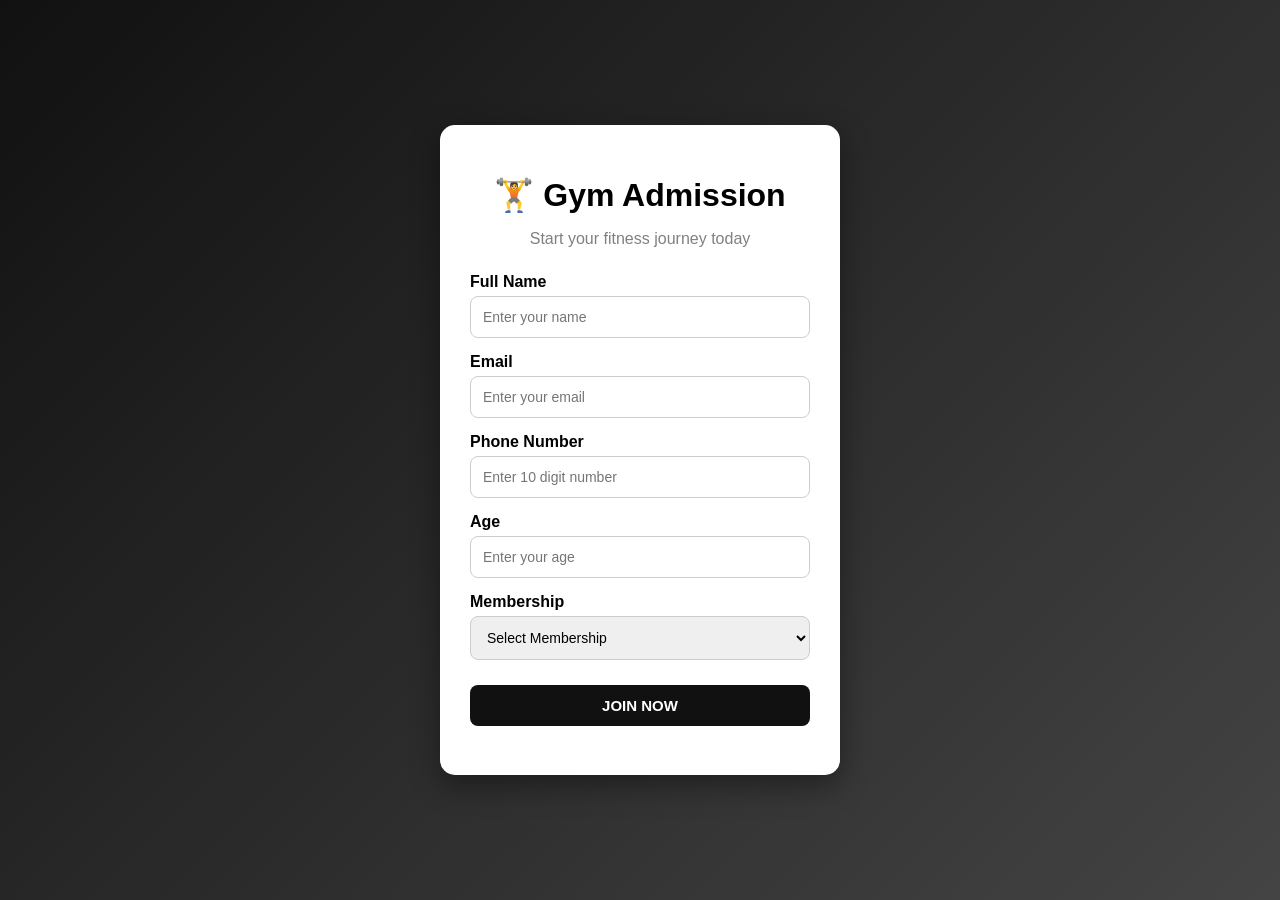
<file: Experiment/Experiment No.8/index.html>
<!DOCTYPE html>
<html>
<head>
    <title>Gym Admission Form</title>
    <link rel="stylesheet" href="style.css">
</head>

<body>

    <div class="container">

        <h1>🏋️ Gym Admission</h1>
        <p>Start your fitness journey today</p>

        <form id="gymForm">

            <label>Full Name</label>
            <input type="text" id="name" placeholder="Enter your name">
            <span id="nameError"></span>

            <label>Email</label>
            <input type="email" id="email" placeholder="Enter your email">
            <span id="emailError"></span>

            <label>Phone Number</label>
            <input type="text" id="phone" placeholder="Enter 10 digit number">
            <span id="phoneError"></span>

            <label>Age</label>
            <input type="number" id="age" placeholder="Enter your age">
            <span id="ageError"></span>

            <label>Membership</label>
            <select id="membership">
                <option value="">Select Membership</option>
                <option>Monthly</option>
                <option>Quarterly</option>
                <option>Yearly</option>
            </select>

            <button type="submit">JOIN NOW</button>

            <h3 id="message"></h3>

        </form>

    </div>

    <script src="script.js"></script>

</body>
</html>
</file>
<file: Case Study/Case Study 5/style.css>
* {
    box-sizing: border-box;
}
body {
    font-family: Arial, sans-serif;
    margin: 0;
    background: #f4f6f8;
    color: #222;
}
header {
    background: #1f4e79;
    color: white;
    padding: 30px;
    text-align: center;
}
header h1 {
    margin: 0;
    font-size: 32px;
}
header p {
    margin-bottom: 0;
    color: #dbe9f4;
}
.container {
    width: 90%;
    max-width: 1100px;
    margin: 25px auto;
}
.section {
    background: white;
    padding: 25px;
    margin-bottom: 25px;
    border-radius: 12px;
    box-shadow:
        0 3px 12px rgba(0, 0, 0, 0.08);
}
.section h2 {
    color: #1f4e79;
    margin-top: 0;
}
.array-display {
    background: #17202a;
    color: #58d68d;
    padding: 18px;
    border-radius: 8px;
    font-family: monospace;
    font-size: 18px;
    margin: 15px 0;
    text-align: center;
}
input,
select {
    padding: 11px;
    border: 1px solid #ccc;
    border-radius: 6px;
    font-size: 15px;
    margin: 5px;
    outline: none;
}
input:focus {
    border-color: #1f4e79;
}
button {
    padding: 11px 16px;
    margin: 5px;
    border: none;
    border-radius: 6px;
    background: #1f4e79;
    color: white;
    cursor: pointer;
    font-weight: bold;
    transition: 0.2s;
}
button:hover {
    background: #163a5c;
    transform: translateY(-1px);
}
.danger {
    background: #c0392b;
}
.danger:hover {
    background: #922b21;
}
.green {
    background: #278b57;
}
.green:hover {
    background: #1e6d44;
}
.operation-box {
    margin-top: 20px;
    padding: 18px;
    background: #eef4f8;
    border-radius: 8px;
}
.operation-box h3 {
    color: #1f4e79;
    margin-top: 0;
}
.output {
    background: #f0f0f0;
    padding: 18px;
    border-radius: 8px;
    margin-top: 15px;
    white-space: pre-line;
    font-family: monospace;
    line-height: 1.6;
    min-height: 50px;
}
.method-buttons {
    display: flex;
    flex-wrap: wrap;
    gap: 5px;
}
.case-study {
    border-left: 6px solid #1f4e79;
}
.result-grid {
    display: grid;
    grid-template-columns: 1fr 1fr;
    gap: 15px;
    margin-top: 20px;
}
.result-card {
    padding: 20px;
    border-radius: 10px;
    text-align: center;
    background: #eef4f8;
}
.result-card h3 {
    margin: 0 0 10px;
}
.result-card strong {
    font-size: 30px;
    color: #1f4e79;
}
footer {
    text-align: center;
    background: #1f4e79;
    color: white;
    padding: 18px;
    margin-top: 40px;
}
@media (max-width: 700px) {
    .result-grid {
        grid-template-columns: 1fr;
    }
    .container {
        width: 94%;
    }
    input {
        width: 90%;
    }
}
</file>
<file: Case Study/Case Study 7/style.css>
* {
    box-sizing: border-box;
    font-family: Arial, sans-serif;
}
body {
    margin: 0;
    background-color: #f9d5d5;
    display: flex;
    justify-content: center;
    align-items: center;
    min-height: 100vh;
}
.form-container {
    width: 900px;
    background-color: white;
    padding: 30px;
    border-radius: 10px;
    box-shadow: 0 0 15px rgba(0, 0, 0, 0.15);
}
h2 {
    text-align: center;
    margin-bottom: 25px;
}
.form-group {
    margin-bottom: 18px;
}
label {
    display: block;
    margin-bottom: 6px;
    font-weight: bold;
}
input[type="text"],
input[type="password"],
input[type="date"] {
    width: 100%;
    padding: 10px;
    border: 1px solid #aaa;
    border-radius: 5px;
    font-size: 14px;
}
input:focus {
    outline: none;
    border: 2px solid #007bff;
    background-color: #f5faff;
}
.error {
    display: block;
    color: red;
    font-size: 13px;
    margin-top: 5px;
}
.terms {
    display: flex;
    align-items: center;
    gap: 8px;
    margin-bottom: 5px;
}
.terms input {
    width: auto;
}
.terms label {
    margin: 0;
    font-weight: normal;
}
button {
    width: 100%;
    padding: 11px;
    margin-top: 20px;
    background-color: #007bff;
    color: white;
    border: none;
    border-radius: 5px;
    font-size: 16px;
    cursor: pointer;
}
button:hover {
    background-color: #0056b3;
}
#successMessage {
    text-align: center;
    color: green;
    font-weight: bold;
    margin-top: 15px;
}
</file>
<file: Case Study/Case Study 8/styles.css>
:root {
  --ink: #182526;
  --muted: #6d7e7e;
  --line: #dce6e2;
  --paper: #fbfcf9;
  --mint: #dcefe8;
  --mint-dark: #1c6b5c;
  --coral: #ef755d;
  --coral-dark: #c55442;
  --error: #c84f45;
  --shadow: 0 22px 70px rgba(36, 74, 66, 0.12);
  font-family: "DM Sans", sans-serif;
  color: var(--ink);
  background: #e6f0ea;
}

* { box-sizing: border-box; }

body {
  min-width: 320px;
  margin: 0;
  background: #e6f0ea;
}

.page-shell {
  display: grid;
  grid-template-columns: minmax(280px, 0.72fr) minmax(600px, 1.28fr);
  max-width: 1440px;
  min-height: 100vh;
  margin: 0 auto;
  background: var(--paper);
  box-shadow: var(--shadow);
}

.intro-panel {
  position: sticky;
  top: 0;
  display: flex;
  flex-direction: column;
  min-height: 100vh;
  padding: clamp(2rem, 5vw, 5.3rem) clamp(2rem, 5vw, 5.5rem);
  color: #f4fbf6;
  background: #164d45;
  overflow: hidden;
}

.intro-panel::after {
  position: absolute;
  right: -125px;
  bottom: -130px;
  width: 360px;
  height: 360px;
  border: 1px solid rgba(224, 247, 235, 0.2);
  border-radius: 50%;
  box-shadow: 0 0 0 35px rgba(224, 247, 235, 0.03), 0 0 0 70px rgba(224, 247, 235, 0.03);
  content: "";
}

.brand-mark {
  display: grid;
  place-items: center;
  width: 42px;
  height: 42px;
  margin-bottom: clamp(3rem, 10vh, 8rem);
  border: 1px solid rgba(243, 255, 249, 0.6);
  border-radius: 50%;
  font-family: Manrope, sans-serif;
  font-weight: 800;
  font-size: 1.15rem;
}

.eyebrow, .section-kicker {
  margin: 0 0 1.35rem;
  color: #91d2be;
  font-size: 0.72rem;
  font-weight: 700;
  letter-spacing: 0.13em;
  text-transform: uppercase;
}

.eyebrow span {
  display: inline-block;
  width: 5px;
  height: 5px;
  margin: 0 0.6rem 2px;
  border-radius: 50%;
  background: var(--coral);
}

h1, h2, legend {
  font-family: Manrope, sans-serif;
}

h1 {
  max-width: 520px;
  margin: 0;
  font-size: clamp(2.5rem, 4.7vw, 5rem);
  line-height: 1.02;
  letter-spacing: -0.035em;
}

h1 em {
  color: #a4e4ce;
  font-style: normal;
}

.intro-copy {
  max-width: 390px;
  margin: 2rem 0 0;
  color: #c3ddd2;
  font-size: 1rem;
  line-height: 1.7;
}

.process-note {
  display: flex;
  gap: 0.8rem;
  align-items: flex-start;
  max-width: 300px;
  margin-top: auto;
  padding-top: 3rem;
}

.process-dot {
  flex: 0 0 auto;
  width: 11px;
  height: 11px;
  margin-top: 0.25rem;
  border: 3px solid #164d45;
  border-radius: 50%;
  background: var(--coral);
  box-shadow: 0 0 0 2px var(--coral);
}

.process-note strong, .process-note small { display: block; }
.process-note strong { font-size: 0.88rem; }
.process-note small { margin-top: 0.35rem; color: #a9cbbf; line-height: 1.5; }

.intro-footer {
  position: relative;
  z-index: 1;
  display: flex;
  gap: 0.65rem;
  margin-top: 4rem;
  padding-top: 1.2rem;
  border-top: 1px solid rgba(220, 239, 232, 0.2);
  color: #a9cbbf;
  font-size: 0.78rem;
}

.intro-footer a { color: #f4fbf6; text-decoration: none; }

.form-panel {
  padding: clamp(2rem, 5vw, 5.3rem) clamp(1.5rem, 5vw, 6.5rem);
  background: var(--paper);
}

.form-heading {
  display: flex;
  align-items: flex-end;
  justify-content: space-between;
  gap: 1rem;
  margin-bottom: 3.2rem;
}

.form-heading .section-kicker { margin-bottom: 0.65rem; color: var(--coral-dark); }

h2 {
  margin: 0;
  font-size: clamp(1.65rem, 3vw, 2.3rem);
  letter-spacing: -0.03em;
}

.required-note {
  margin: 0 0 0.25rem;
  color: var(--muted);
  font-size: 0.75rem;
}

.required-note span, label span, .consent-check b { color: var(--coral-dark); }

fieldset {
  min-width: 0;
  margin: 0 0 3.25rem;
  padding: 0;
  border: 0;
}

legend {
  display: flex;
  gap: 0.85rem;
  align-items: center;
  width: 100%;
  margin-bottom: 1.5rem;
  padding: 0 0 0.9rem;
  border-bottom: 1px solid var(--line);
  font-size: 1.05rem;
  font-weight: 700;
}

.legend-number {
  color: var(--coral);
  font-family: "DM Sans", sans-serif;
  font-size: 0.74rem;
  letter-spacing: 0.08em;
}

.form-grid { display: grid; gap: 1.2rem 1rem; }
.two-columns { grid-template-columns: repeat(2, minmax(0, 1fr)); }
.wide-field { grid-column: 1 / -1; }

.field { min-width: 0; }
.field label, .compact-fields label {
  display: block;
  margin-bottom: 0.45rem;
  font-size: 0.78rem;
  font-weight: 700;
}

input, select, textarea {
  width: 100%;
  border: 1px solid var(--line);
  border-radius: 3px;
  outline: none;
  color: var(--ink);
  background: #fff;
  font: inherit;
  font-size: 0.88rem;
  transition: border-color 160ms ease, box-shadow 160ms ease, background 160ms ease;
}

input, select { height: 46px; padding: 0 0.9rem; }
textarea { min-height: 74px; padding: 0.75rem 0.9rem; resize: vertical; }
select { cursor: pointer; }
input::placeholder, textarea::placeholder { color: #a6b4b0; }
input:focus, select:focus, textarea:focus { border-color: var(--mint-dark); box-shadow: 0 0 0 3px rgba(28, 107, 92, 0.12); }
input.valid, select.valid, textarea.valid { border-color: #8abdad; background: #fbfffd; }
input.invalid, select.invalid, textarea.invalid { border-color: var(--error); background: #fffafa; }

.field-hint { margin: 0.4rem 0 0; color: var(--muted); font-size: 0.7rem; line-height: 1.45; }
.error-message { min-height: 0; margin: 0.32rem 0 0; color: var(--error); font-size: 0.7rem; line-height: 1.3; }
.error-message:empty { display: none; }

.compact-fields { display: grid; grid-template-columns: 1.3fr 1fr; gap: 0.75rem; }
.input-with-prefix { position: relative; }
.input-with-prefix > span { position: absolute; top: 50%; left: 0.9rem; color: var(--muted); font-size: 0.85rem; transform: translateY(-50%); }
.input-with-prefix input { padding-left: 1.8rem; }

.form-actions { margin-top: -0.6rem; }
.consent-check { position: relative; display: flex; gap: 0.7rem; align-items: flex-start; color: var(--muted); font-size: 0.76rem; line-height: 1.4; cursor: pointer; }
.consent-check input { position: absolute; width: 1px; height: 1px; opacity: 0; }
.custom-check { flex: 0 0 auto; width: 19px; height: 19px; margin-top: -1px; border: 1px solid #b8c9c3; border-radius: 3px; background: #fff; }
.consent-check input:checked + .custom-check { border-color: var(--mint-dark); background: var(--mint-dark); box-shadow: inset 0 0 0 4px #fff; }
.consent-check input:focus-visible + .custom-check { outline: 3px solid rgba(28, 107, 92, 0.2); }
.consent-error { margin-left: 1.7rem; }
button {
  display: inline-flex;
  gap: 1.2rem;
  align-items: center;
  justify-content: space-between;
  min-width: 220px;
  margin-top: 1.4rem;
  padding: 0.92rem 1.05rem 0.92rem 1.3rem;
  border: 0;
  border-radius: 3px;
  color: #fff;
  background: var(--coral);
  font: inherit;
  font-size: 0.84rem;
  font-weight: 700;
  cursor: pointer;
  transition: background 160ms ease, transform 160ms ease;
}
button:hover { background: var(--coral-dark); transform: translateY(-2px); }
button:focus-visible { outline: 3px solid rgba(239, 117, 93, 0.35); outline-offset: 3px; }
.button-arrow { display: grid; place-items: center; width: 25px; height: 25px; border-radius: 50%; background: rgba(255, 255, 255, 0.2); font-size: 1rem; }
.secure-note { color: var(--muted); font-size: 0.68rem; }
.secure-note span { margin-right: 0.35rem; color: var(--mint-dark); font-size: 0.58rem; }
.success-message { display: flex; gap: 0.75rem; align-items: center; margin-top: 1.5rem; padding: 0.9rem 1rem; border: 1px solid #add4c5; border-radius: 3px; color: #225f51; background: #effaf4; }
.success-icon { display: grid; place-items: center; width: 24px; height: 24px; border-radius: 50%; color: #fff; background: var(--mint-dark); font-weight: 700; }
.success-message strong { font-size: 0.82rem; }
.success-message p { margin: 0.15rem 0 0; color: #5d7f74; font-size: 0.73rem; }

@media (max-width: 900px) {
  .page-shell { grid-template-columns: 1fr; }
  .intro-panel { position: relative; min-height: 460px; }
  .brand-mark { margin-bottom: 4rem; }
  .process-note { margin-top: 4rem; }
  .intro-footer { margin-top: 2.5rem; }
}

@media (max-width: 560px) {
  .intro-panel { min-height: 430px; padding: 2rem 1.4rem; }
  .brand-mark { margin-bottom: 3.2rem; }
  .intro-copy { margin-top: 1.3rem; }
  .process-note { margin-top: 3rem; padding-top: 0; }
  .form-panel { padding: 2.4rem 1.25rem 3rem; }
  .form-heading { display: block; margin-bottom: 2.6rem; }
  .required-note { margin-top: 0.8rem; }
  .two-columns { grid-template-columns: 1fr; }
  .wide-field { grid-column: auto; }
  .compact-fields { grid-template-columns: 1fr 1fr; }
  fieldset { margin-bottom: 2.75rem; }
  button { width: 100%; }
}
</file>
<file: Experiment/Experiment No.1/style.css>
body{
    margin:0;
    font-family:Arial, Helvetica, sans-serif;
    background:#f4f4f4;
}

header{
    background:#0d5c8f;
    color:white;
    text-align:center;
    padding:20px;
}

nav{
    margin-top:15px;
}

nav a{
    color:white;
    text-decoration:none;
    margin:20px;
}

.container{
    width:80%;
    margin:30px auto;
}

.card{
    background:white;
    padding:25px;
    margin-bottom:25px;
    border-radius:8px;
    box-shadow:0px 2px 8px gray;
}

button{
    background:#1e88e5;
    color:white;
    border:none;
    padding:10px 15px;
    margin:10px 5px;
    border-radius:5px;
    cursor:pointer;
}

button:hover{
    background:#1565c0;
}

table{
    width:100%;
    border-collapse:collapse;
}

td{
    padding:12px;
    border-bottom:1px solid #ddd;
}
</file>
<file: Experiment/Experiment No.10/style.css>
* {
    margin: 0;
    padding: 0;
    box-sizing: border-box;
}

body {
    font-family: Arial, sans-serif;
    background: #f4f6f9;
    color: #333;
    min-height: 100vh;

    display: flex;
    justify-content: center;
    align-items: center;
}

.container {
    width: 90%;
    max-width: 900px;
    background: white;
    padding: 35px;
    border-radius: 15px;

    box-shadow: 0 10px 30px rgba(0, 0, 0, 0.1);
}

h1 {
    text-align: center;
    margin-bottom: 10px;
    color: #222;
}

.subtitle {
    text-align: center;
    color: #666;
    margin-bottom: 25px;
}

.buttons {
    text-align: center;
    margin-bottom: 25px;
}

button {
    border: none;
    padding: 12px 20px;
    margin: 5px;

    border-radius: 8px;

    background: #2563eb;
    color: white;

    font-size: 15px;
    cursor: pointer;

    transition: 0.3s;
}

button:hover {
    background: #1d4ed8;
    transform: translateY(-2px);
}

.table-container {
    overflow-x: auto;
}

table {
    width: 100%;
    border-collapse: collapse;
}

thead {
    background: #2563eb;
    color: white;
}

th,
td {
    padding: 14px;
    text-align: center;
    border-bottom: 1px solid #ddd;
}

tbody tr:hover {
    background: #f1f5f9;
}

tbody tr:nth-child(even) {
    background: #f8fafc;
}

th {
    font-weight: bold;
}
footer {
    text-align: center;
    margin-top: 30px;
    padding-top: 20px;
    border-top: 1px solid #ddd;
    color: #666;
    font-size: 14px;
}

footer strong {
    color: #2563eb;
}
</file>
<file: Experiment/Experiment No.2/style.css>
body{
    margin:0;
    background:#f4f4f4;
    font-family:Arial, sans-serif;
}

.container{
    width:450px;
    margin:30px auto;
    background:white;
    padding:25px;
    border-radius:10px;
    box-shadow:0 0 10px gray;
}

h1{
    text-align:center;
}

label{
    display:block;
    margin-top:12px;
    font-weight:bold;
}

input{
    width:100%;
    padding:10px;
    margin-top:5px;
    box-sizing:border-box;
}

button{
    width:100%;
    margin-top:20px;
    padding:12px;
    background:#2196F3;
    color:white;
    border:none;
    cursor:pointer;
    font-size:16px;
}

button:hover{
    background:#1565C0;
}

#result{
    margin-top:25px;
    padding:15px;
    background:#f8f8f8;
    border-radius:8px;
}
</file>
<file: Experiment/Experiment No.3/style.css>
body{
font-family:Arial,sans-serif;
background:#f2f2f2;
margin:0;
padding:30px;
}

.container{
display:flex;
justify-content:center;
gap:30px;
}

.form-box,.report-box{
width:420px;
background:white;
padding:25px;
border-radius:10px;
box-shadow:0 0 10px gray;
}

h1,h2{
text-align:center;
color:#0b5ed7;
}

label{
display:block;
margin-top:12px;
font-weight:bold;
}

input{
width:100%;
padding:10px;
margin-top:5px;
box-sizing:border-box;
}

.buttons{
display:flex;
justify-content:space-between;
margin-top:20px;
}

button{
width:48%;
padding:12px;
border:none;
color:white;
font-size:16px;
cursor:pointer;
border-radius:5px;
}

button:first-child{
background:#2196F3;
}

button:last-child{
background:#f44336;
}

button:hover{
opacity:0.9;
}

#result{
line-height:1.8;
font-size:18px;
}
</file>
<file: Experiment/Experiment No.4/style.css>
*{
margin:0;
padding:0;
box-sizing:border-box;
font-family:Arial,Helvetica,sans-serif;
}

body{

background:#181d2f;

display:flex;

justify-content:center;

align-items:center;

height:100vh;

color:white;
}

.container{

width:420px;

background:#222941;

padding:30px;

border-radius:18px;

box-shadow:0 0 20px rgba(0,0,0,.4);

}

h1{

text-align:center;

margin-bottom:5px;

}

.subtitle{

text-align:center;

color:#bdbdbd;

margin-bottom:30px;

}

label{

font-size:14px;

color:#bbb;

}

.inputBox{

margin-top:10px;

display:flex;

align-items:center;

background:#192237;

padding:12px;

border-radius:12px;

}

.inputBox input{

width:100%;

background:none;

border:none;

outline:none;

color:white;

font-size:30px;

letter-spacing:8px;

text-align:center;

}

.inputBox i{

cursor:pointer;

font-size:20px;

color:#ccc;

}

.line{

height:4px;

background:linear-gradient(to right,#ff9800,#f57c00);

width:50%;

margin:12px 0 25px;

}

button{

width:100%;

padding:15px;

border:none;

border-radius:10px;

font-size:18px;

cursor:pointer;

margin-bottom:15px;

}

#verifyBtn{

background:#6666ff;

color:white;

}

.changeBtn{

background:#303850;

color:white;

}

.logoutBtn{

background:none;

border:2px solid red;

color:#ff5f5f;

}

.operation{

text-align:center;

margin:20px 0;

color:#bdbdbd;

}

.result{

margin-top:20px;

padding:20px;

border-left:5px solid #00d084;

background:#1d2338;

border-radius:12px;

text-align:center;

line-height:1.6;

}

.success{

color:#ffb300;

font-weight:bold;

font-size:24px;

}

footer{

margin-top:25px;

text-align:center;

color:#ccc;

font-size:14px;

}
</file>
<file: Experiment/Experiment No.6/style.css>
* {
    box-sizing: border-box;
}

body {
    margin: 0;
    min-height: 100vh;
    font-family: Arial, Helvetica, sans-serif;
    background: linear-gradient(135deg, #f8f9fb, #eef0f3);
    color: #172033;
}

.container {
    width: min(1240px, 100%);
    margin: auto;
    padding: 12px 28px;
}

header {
    text-align: center;
    margin-bottom: 20px;
}

header h1 {
    margin: 0;
    font-size: 34px;
    color: #101828;
}

header p {
    margin-top: 7px;
    color: #8993a5;
    font-size: 13px;
}

.dashboard {
    display: grid;
    grid-template-columns: 1fr 1fr;
    gap: 16px;
}

.left-column,
.right-column {
    display: flex;
    flex-direction: column;
    gap: 16px;
}

.card {
    background: rgba(255,255,255,.94);
    border: 1px solid #e0e4e9;
    border-radius: 10px;
    padding: 18px 20px;
    box-shadow: 0 4px 15px rgba(30,40,60,.08);
}

.card h2 {
    margin: 0 0 14px;
    font-size: 15px;
}

input,
textarea {
    width: 100%;
    border: 1px solid #d3d8e0;
    border-radius: 6px;
    outline: none;
    font-family: Arial, sans-serif;
}

input {
    height: 32px;
    padding: 0 10px;
    font-size: 11px;
}

textarea {
    height: 112px;
    padding: 8px;
    resize: vertical;
    font-size: 10px;
    line-height: 1.2;
}

input:focus,
textarea:focus {
    border-color: #1769e8;
}

.status {
    margin-top: 8px;
    padding: 8px 9px;
    border-radius: 5px;
    font-size: 11px;
}

.status.valid {
    color: #16866a;
    background: #e8fbf3;
    border: 1px solid #a8eed5;
}

.status.invalid {
    color: #bd3b4a;
    background: #fff0f1;
    border: 1px solid #f1b4bb;
}

.section-title {
    display: flex;
    justify-content: space-between;
    align-items: center;
}

.link-button {
    border: none;
    background: none;
    color: #1769e8;
    text-decoration: underline;
    font-weight: bold;
    cursor: pointer;
    font-size: 11px;
}

.process-button {
    width: 100%;
    height: 30px;
    margin-top: 9px;
    border: none;
    border-radius: 5px;
    background: #1769e8;
    color: white;
    font-weight: bold;
    cursor: pointer;
}

.process-button:hover {
    background: #0e5dd4;
}

label {
    display: block;
    margin: 11px 0 5px;
    font-size: 9px;
    color: #8b94a5;
    font-weight: bold;
}

.result-box {
    min-height: 30px;
    padding: 8px 10px;
    background: #f7f8fa;
    border: 1px solid #e7e9ed;
    border-radius: 5px;
    font-size: 10px;
    overflow-wrap: anywhere;
}

.emails {
    color: #1769e8;
}

.phones {
    color: #278c71;
}

.dates {
    color: #9564d8;
}

.metrics {
    display: grid;
    grid-template-columns: 1fr 1fr;
    gap: 10px;
}

.metric {
    height: 68px;
    border: 1px solid #e7e9ed;
    border-radius: 5px;
    background: #fafbfc;
    display: flex;
    flex-direction: column;
    align-items: center;
    justify-content: center;
}

.metric span {
    color: #8992a2;
    font-size: 9px;
    margin-bottom: 5px;
}

.metric strong {
    font-size: 21px;
}

.frequency-list {
    display: flex;
    flex-direction: column;
}

.frequency-row {
    min-height: 27px;
    display: flex;
    justify-content: space-between;
    align-items: center;
    border-bottom: 1px solid #eceef1;
    padding: 4px 8px;
    font-size: 10px;
}

.word {
    font-family: monospace;
}

.count {
    padding: 3px 8px;
    border-radius: 12px;
    background: #e9ebef;
    color: #697384;
    font-size: 9px;
}

footer {
    margin-top: 15px;
    padding-top: 10px;
    border-top: 1px solid #e0e3e7;
    text-align: center;
    color: #697384;
    font-size: 11px;
}

@media (max-width: 800px) {
    .dashboard {
        grid-template-columns: 1fr;
    }

    .container {
        padding: 15px;
    }
}
</file>
<file: Experiment/Experiment No.7/style.css>
* {
    box-sizing: border-box;
}

body {
    margin: 0;
    min-height: 100vh;
    font-family: Arial, Helvetica, sans-serif;
    background: linear-gradient(135deg, #f8f9fb, #eef0f3);
    color: #172033;
}

.container {
    width: min(1240px, 100%);
    margin: auto;
    padding: 12px 28px;
}

header {
    text-align: center;
    margin-bottom: 20px;
}

header h1 {
    margin: 0;
    font-size: 34px;
    color: #101828;
}

header p {
    margin-top: 7px;
    color: #8993a5;
    font-size: 13px;
}

.dashboard {
    display: grid;
    grid-template-columns: 1fr 1fr;
    gap: 16px;
}

.left-column,
.right-column {
    display: flex;
    flex-direction: column;
    gap: 16px;
}

.card {
    background: rgba(255,255,255,.94);
    border: 1px solid #e0e4e9;
    border-radius: 10px;
    padding: 18px 20px;
    box-shadow: 0 4px 15px rgba(30,40,60,.08);
}

.card h2 {
    margin: 0 0 14px;
    font-size: 15px;
}

input,
textarea {
    width: 100%;
    border: 1px solid #d3d8e0;
    border-radius: 6px;
    outline: none;
    font-family: Arial, sans-serif;
}

input {
    height: 32px;
    padding: 0 10px;
    font-size: 11px;
}

textarea {
    height: 112px;
    padding: 8px;
    resize: vertical;
    font-size: 10px;
    line-height: 1.2;
}

input:focus,
textarea:focus {
    border-color: #1769e8;
}

.status {
    margin-top: 8px;
    padding: 8px 9px;
    border-radius: 5px;
    font-size: 11px;
}

.status.valid {
    color: #16866a;
    background: #e8fbf3;
    border: 1px solid #a8eed5;
}

.status.invalid {
    color: #bd3b4a;
    background: #fff0f1;
    border: 1px solid #f1b4bb;
}

.section-title {
    display: flex;
    justify-content: space-between;
    align-items: center;
}

.link-button {
    border: none;
    background: none;
    color: #1769e8;
    text-decoration: underline;
    font-weight: bold;
    cursor: pointer;
    font-size: 11px;
}

.process-button {
    width: 100%;
    height: 30px;
    margin-top: 9px;
    border: none;
    border-radius: 5px;
    background: #1769e8;
    color: white;
    font-weight: bold;
    cursor: pointer;
}

.process-button:hover {
    background: #0e5dd4;
}

label {
    display: block;
    margin: 11px 0 5px;
    font-size: 9px;
    color: #8b94a5;
    font-weight: bold;
}

.result-box {
    min-height: 30px;
    padding: 8px 10px;
    background: #f7f8fa;
    border: 1px solid #e7e9ed;
    border-radius: 5px;
    font-size: 10px;
    overflow-wrap: anywhere;
}

.emails {
    color: #1769e8;
}

.phones {
    color: #278c71;
}

.dates {
    color: #9564d8;
}

.metrics {
    display: grid;
    grid-template-columns: 1fr 1fr;
    gap: 10px;
}

.metric {
    height: 68px;
    border: 1px solid #e7e9ed;
    border-radius: 5px;
    background: #fafbfc;
    display: flex;
    flex-direction: column;
    align-items: center;
    justify-content: center;
}

.metric span {
    color: #8992a2;
    font-size: 9px;
    margin-bottom: 5px;
}

.metric strong {
    font-size: 21px;
}

.frequency-list {
    display: flex;
    flex-direction: column;
}

.frequency-row {
    min-height: 27px;
    display: flex;
    justify-content: space-between;
    align-items: center;
    border-bottom: 1px solid #eceef1;
    padding: 4px 8px;
    font-size: 10px;
}

.word {
    font-family: monospace;
}

.count {
    padding: 3px 8px;
    border-radius: 12px;
    background: #e9ebef;
    color: #697384;
    font-size: 9px;
}

footer {
    margin-top: 15px;
    padding-top: 10px;
    border-top: 1px solid #e0e3e7;
    text-align: center;
    color: #697384;
    font-size: 11px;
}

@media (max-width: 800px) {
    .dashboard {
        grid-template-columns: 1fr;
    }

    .container {
        padding: 15px;
    }
}
</file>
<file: Experiment/Experiment No.8/style.css>
* {
    box-sizing: border-box;
}

body {
    margin: 0;
    font-family: Arial, sans-serif;
    background: linear-gradient(135deg, #111111, #444444);

    min-height: 100vh;

    display: flex;
    justify-content: center;
    align-items: center;
}

.container {
    width: 400px;
    background: white;

    padding: 30px;

    border-radius: 15px;

    box-shadow: 0 10px 30px rgba(0, 0, 0, 0.4);
}

h1 {
    text-align: center;
    margin-bottom: 5px;
}

.container > p {
    text-align: center;
    color: gray;
    margin-bottom: 25px;
}

label {
    display: block;
    margin-top: 15px;
    margin-bottom: 5px;

    font-weight: bold;
}

input,
select {
    width: 100%;

    padding: 12px;

    border: 1px solid #ccc;
    border-radius: 8px;

    font-size: 14px;
}

input:focus,
select:focus {
    outline: none;
    border-color: black;
}

span {
    color: red;
    font-size: 12px;
}

button {
    width: 100%;

    padding: 12px;

    margin-top: 25px;

    background: #111;
    color: white;

    border: none;
    border-radius: 8px;

    font-size: 15px;
    font-weight: bold;

    cursor: pointer;
}

button:hover {
    background: #333;
}

#message {
    text-align: center;
    color: green;
}
</file>
